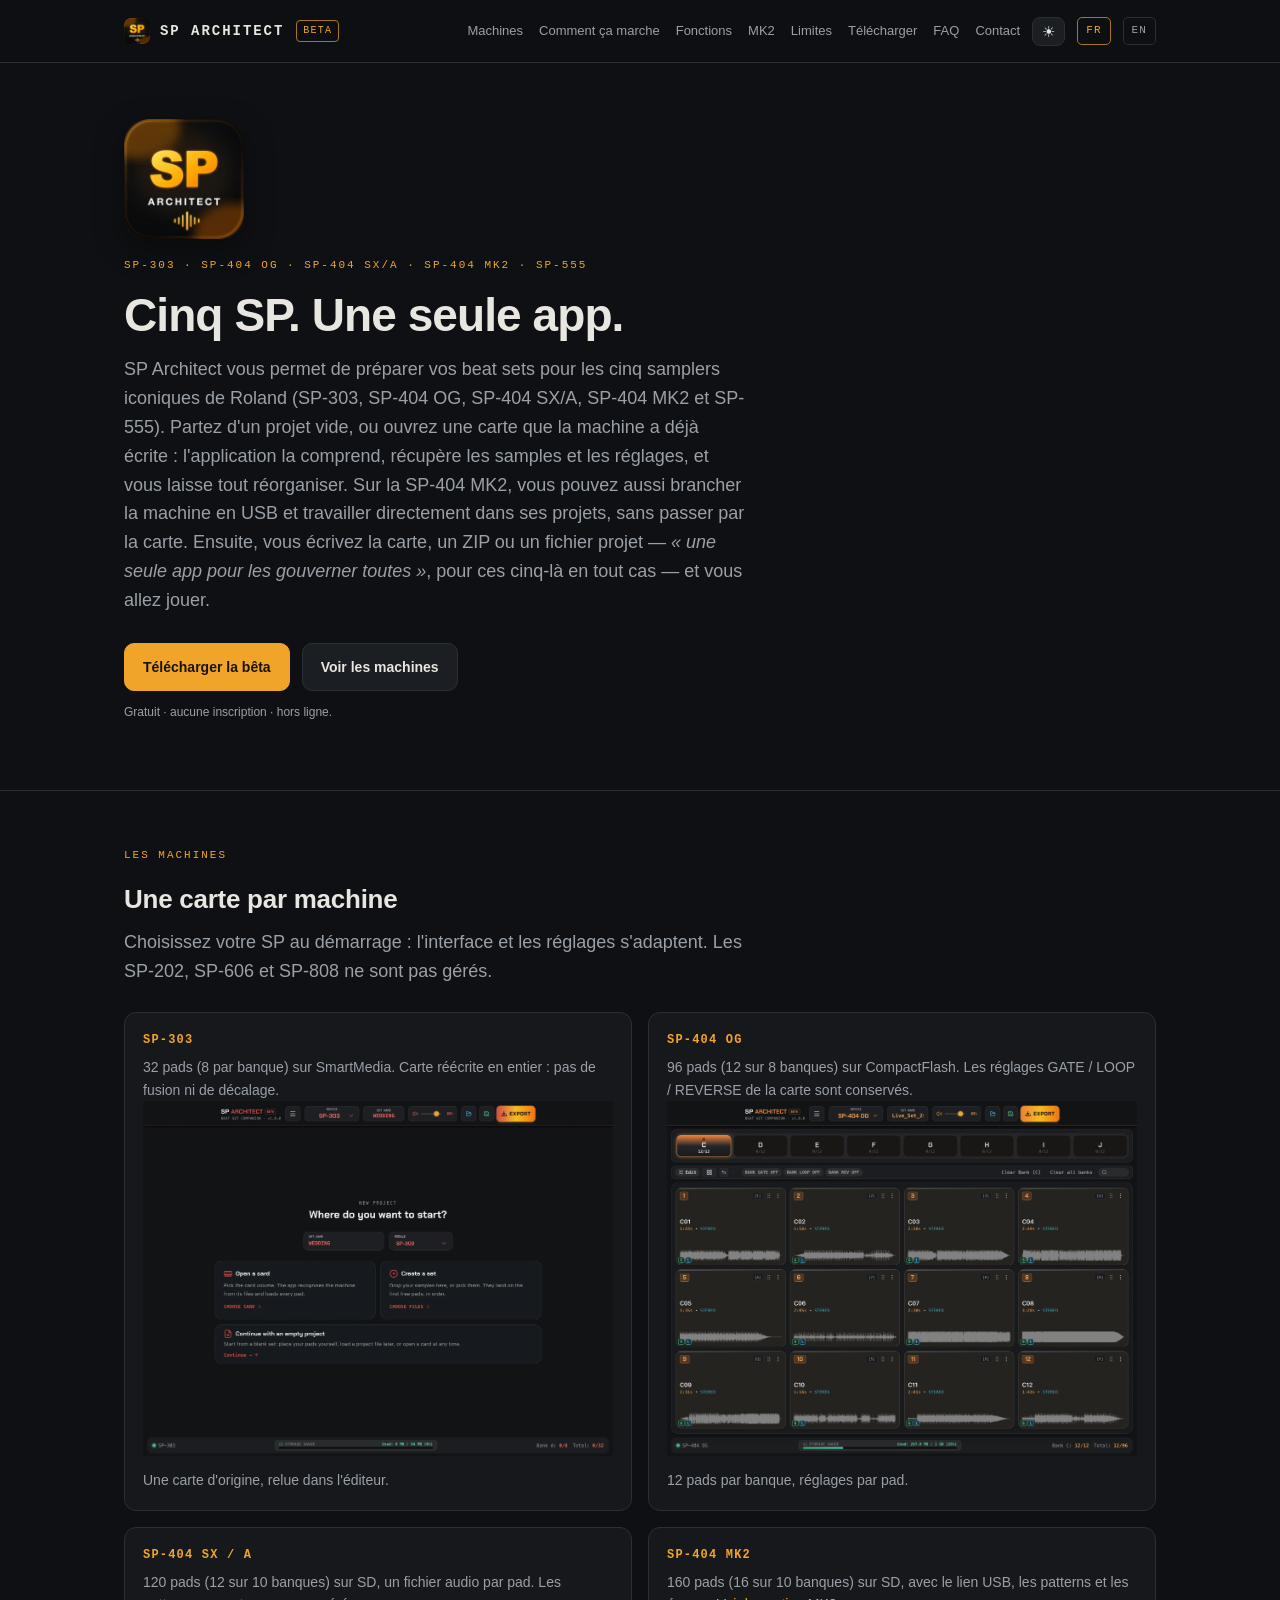
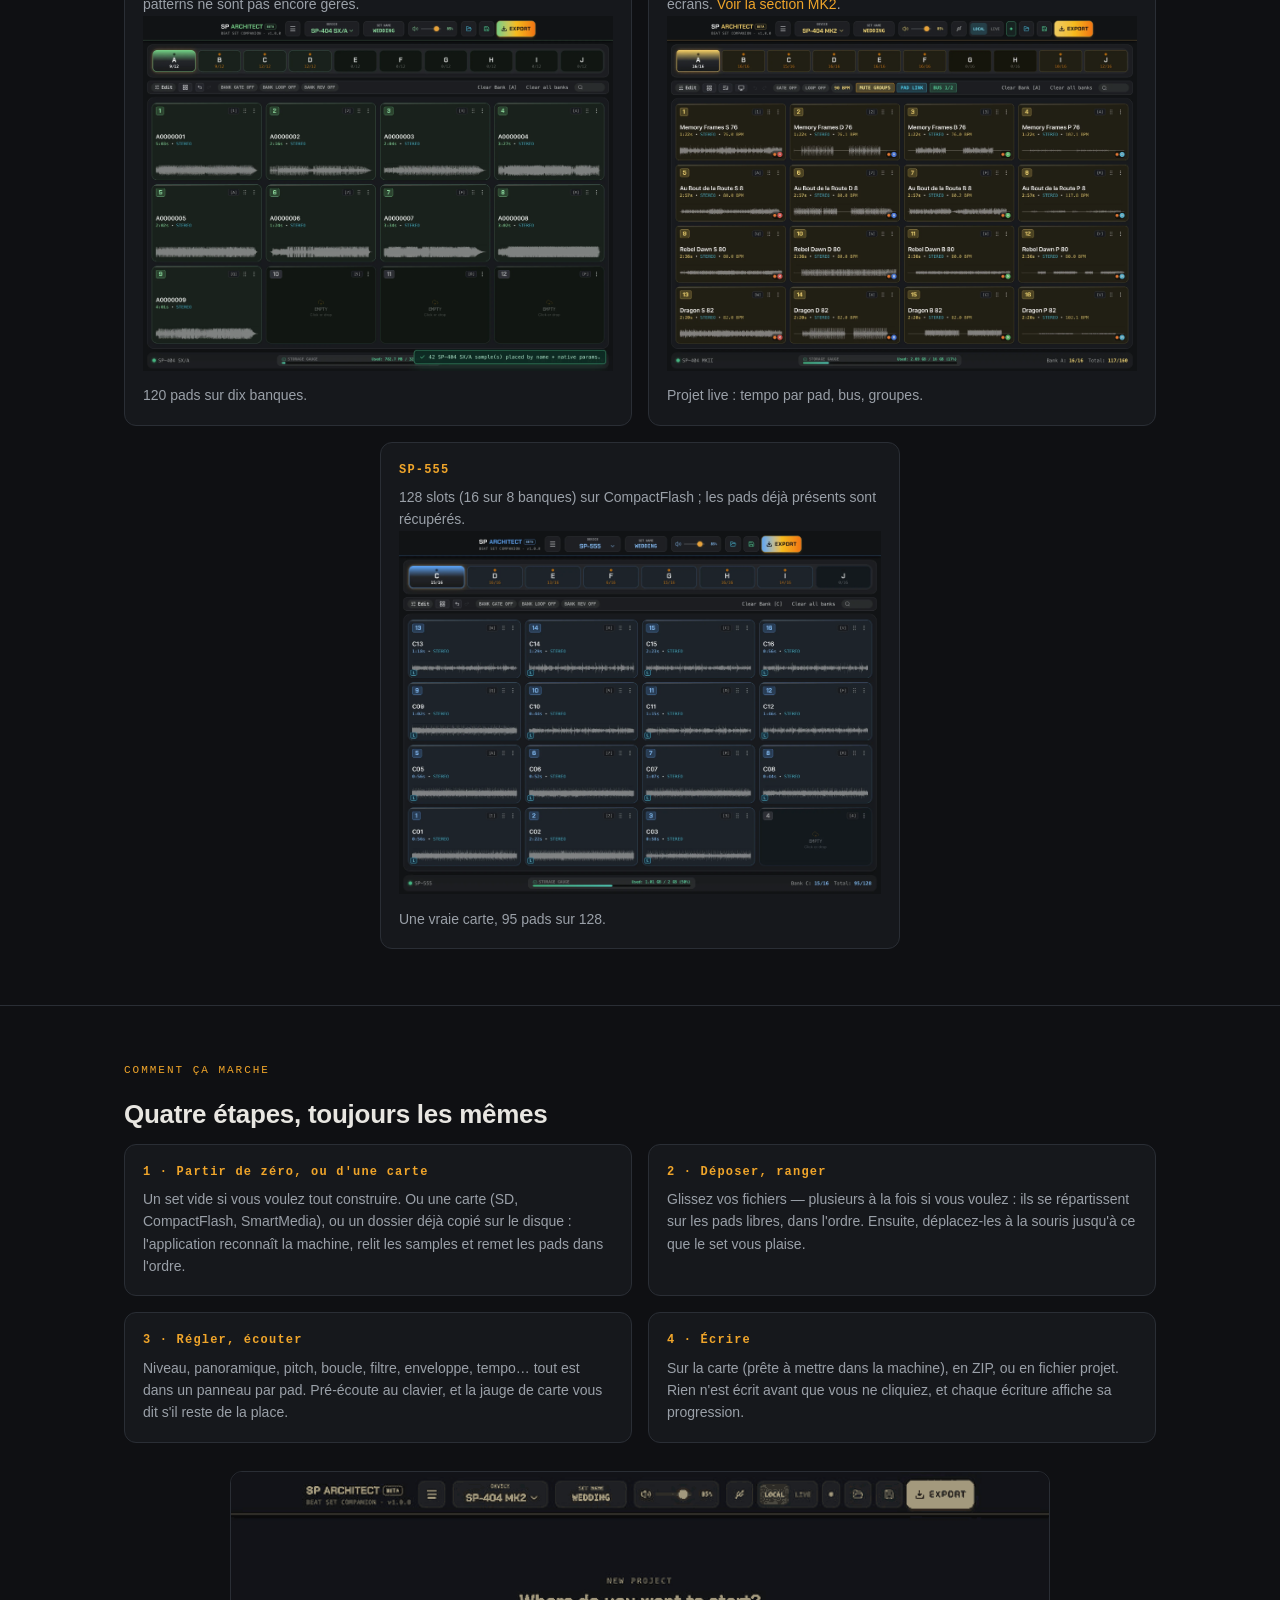
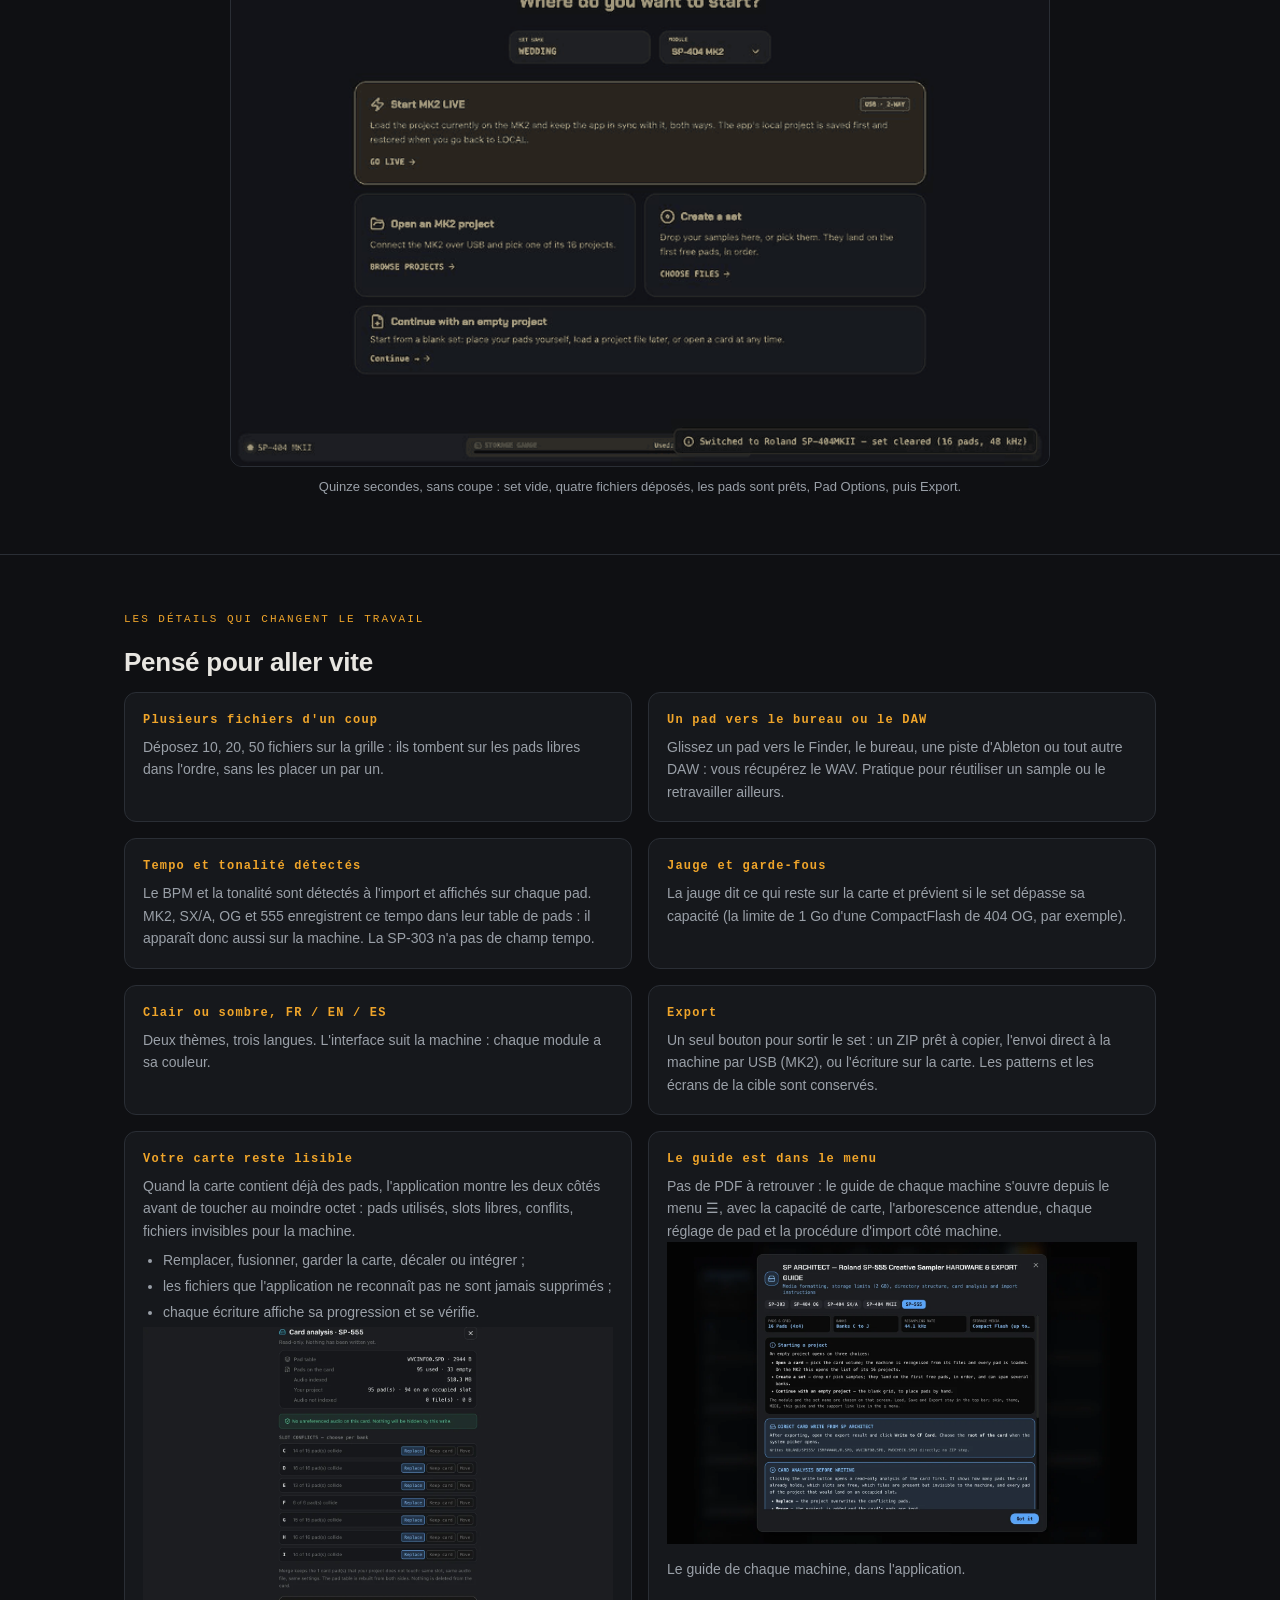
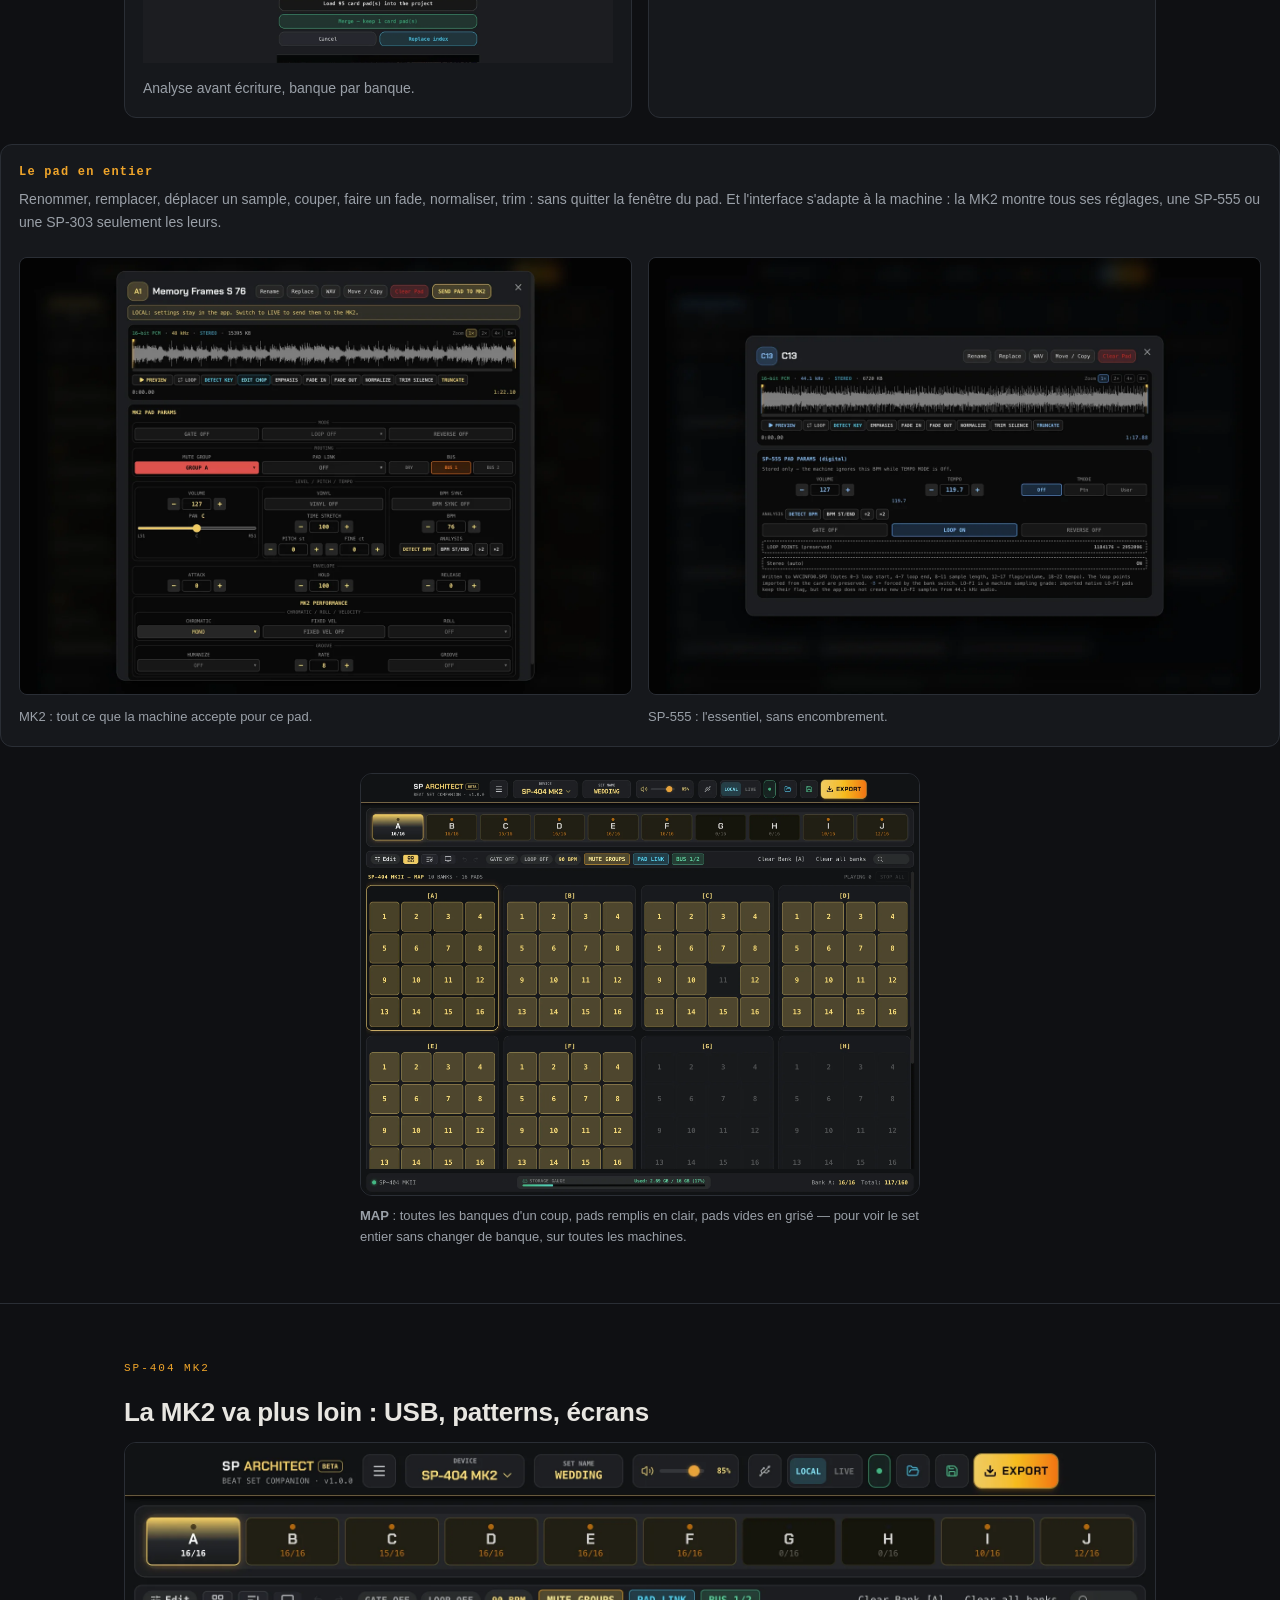
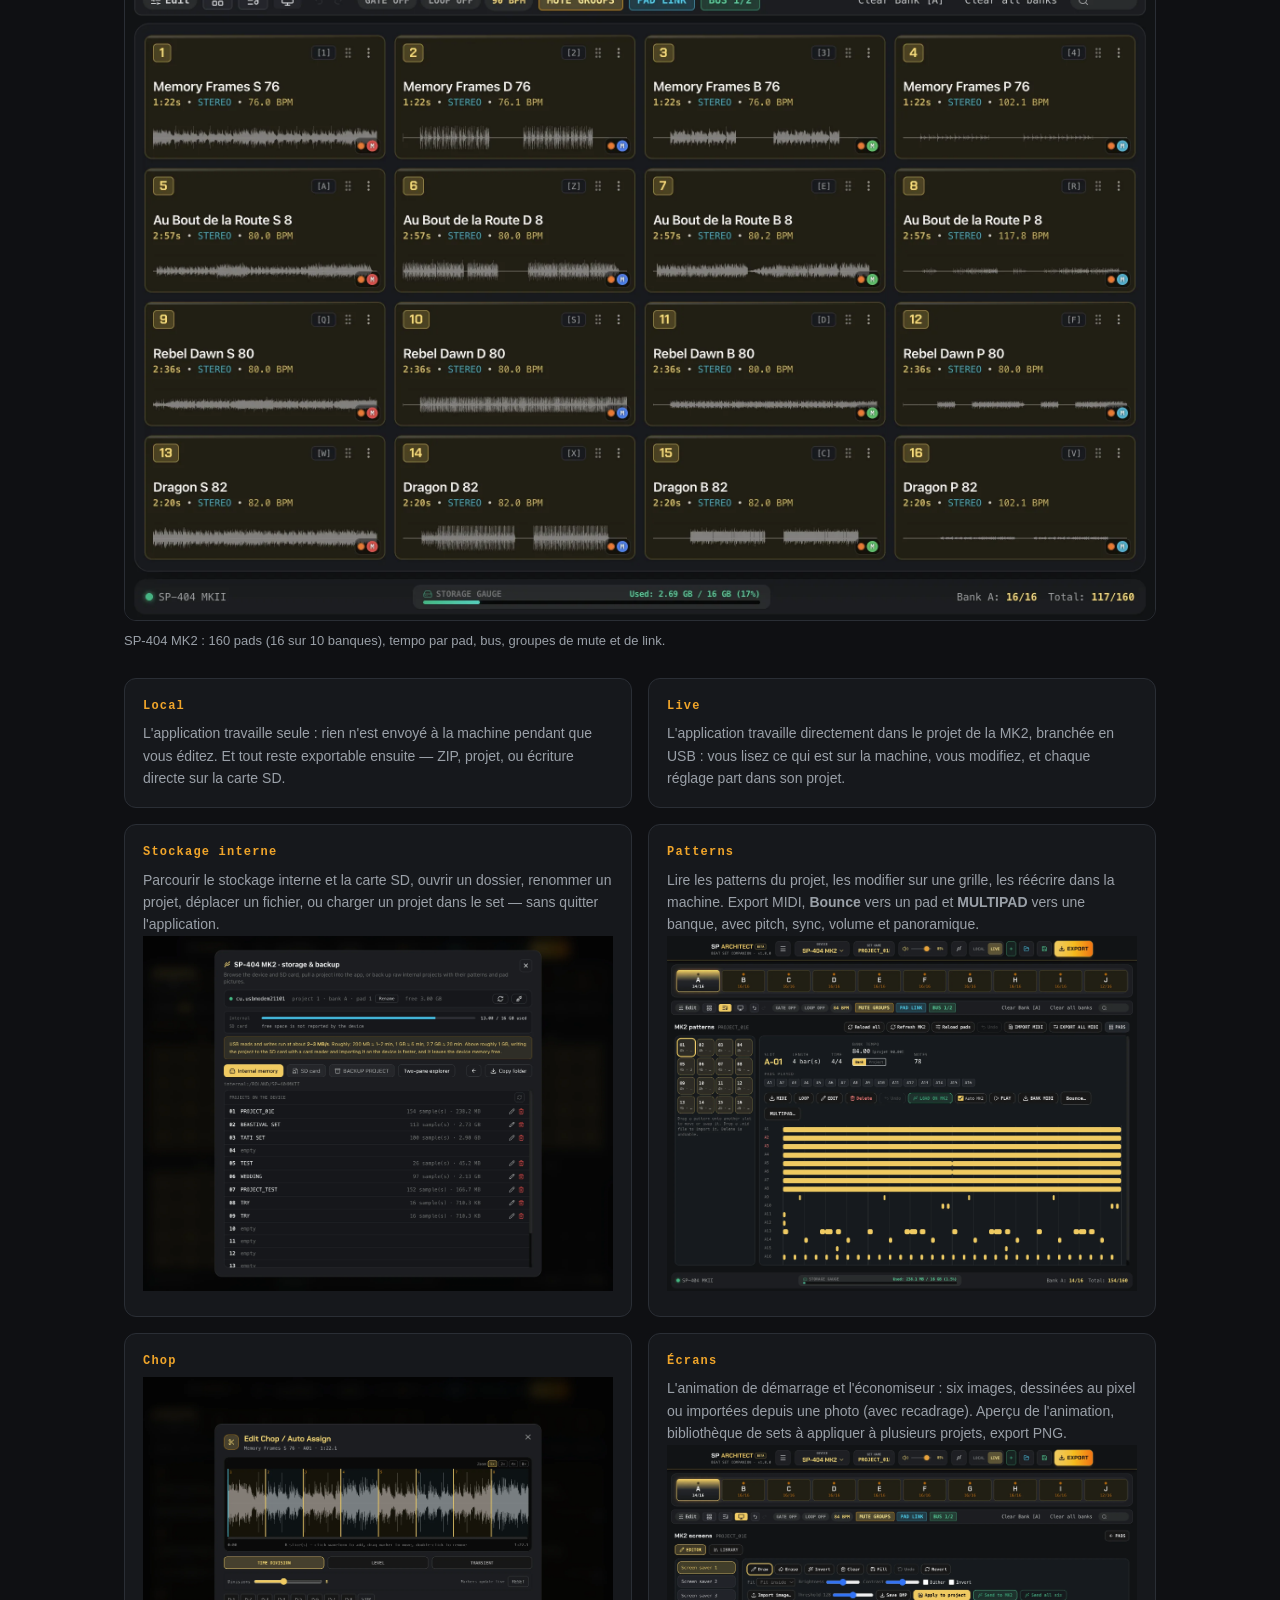
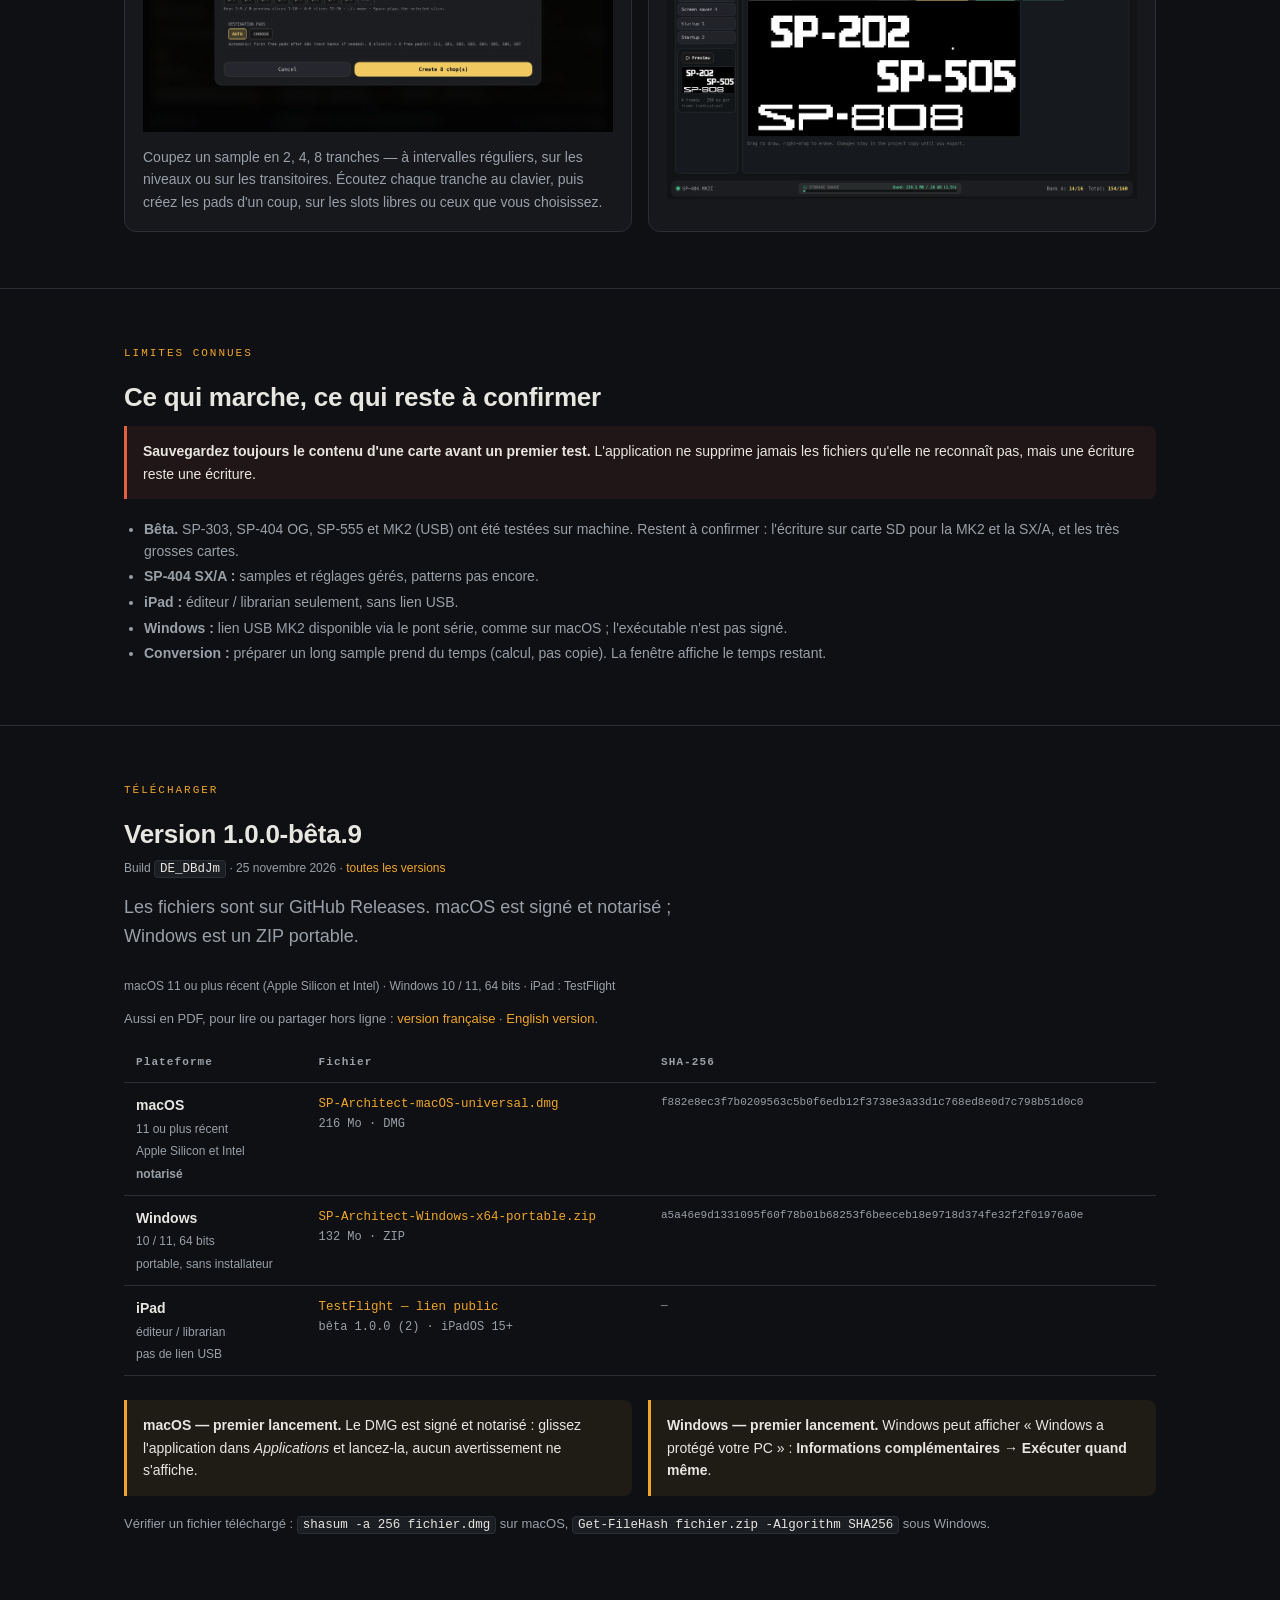
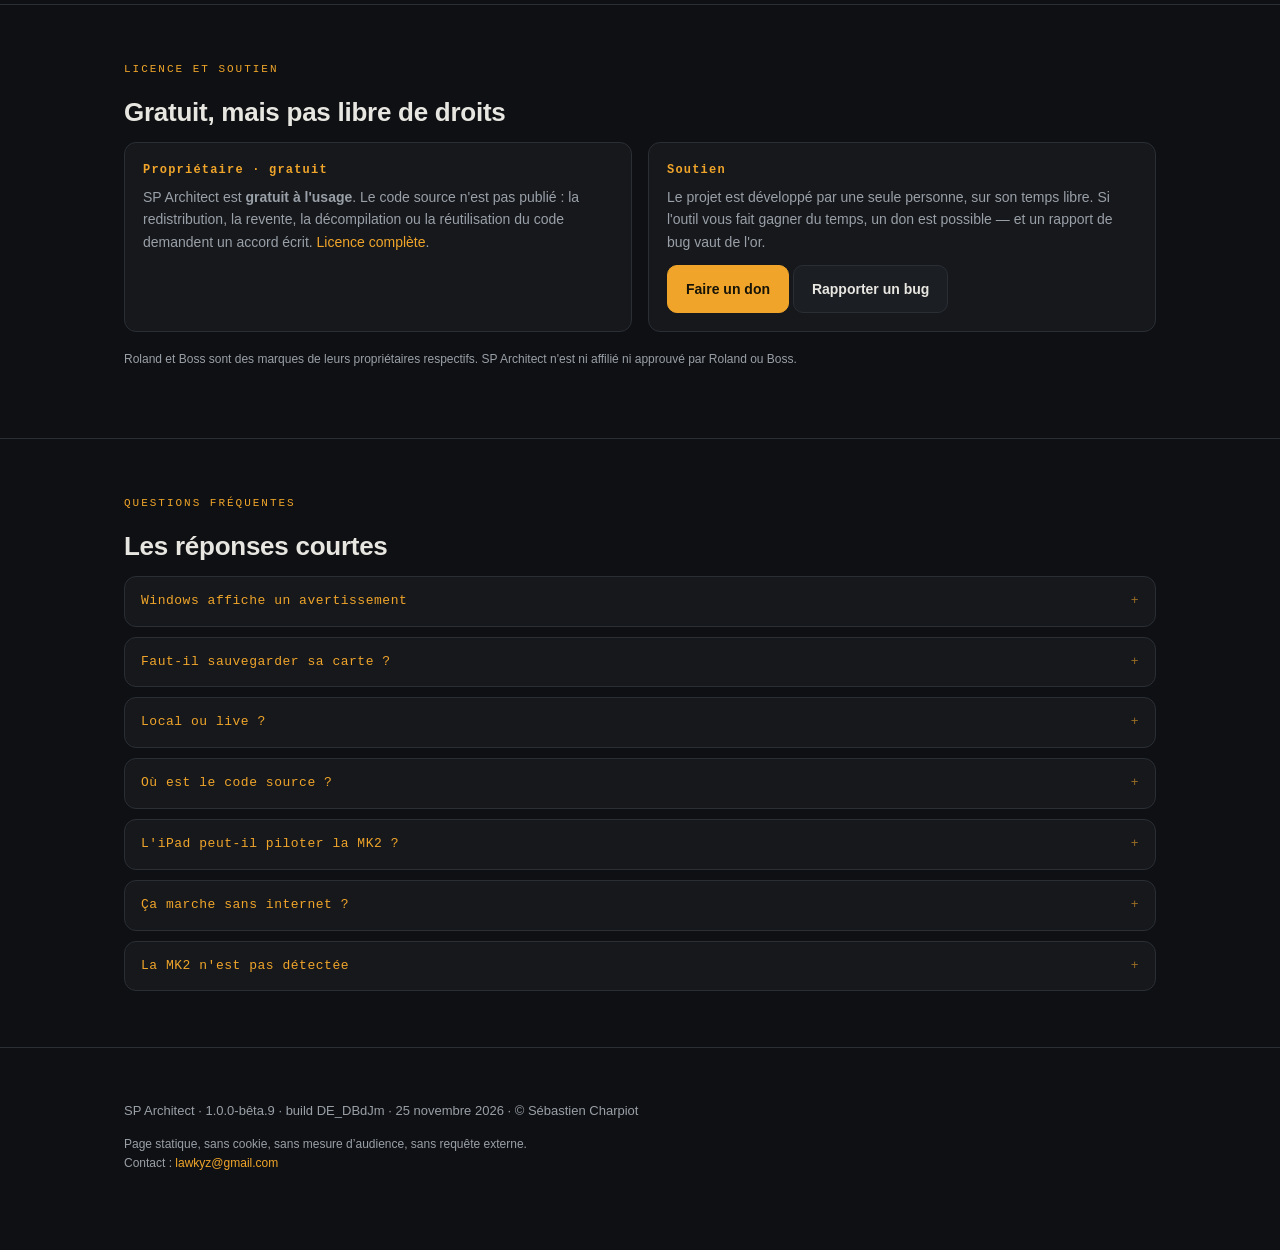
<file: index.html>
<!DOCTYPE html>
<html lang="fr">
<head>
<meta charset="utf-8">
<meta name="viewport" content="width=device-width, initial-scale=1">
<title>SP Architect — préparez vos beat sets pour SP-303, SP-404 OG, SX/A, MK2 et SP-555</title>
<link rel="alternate" hreflang="en" href="en.html">
<meta name="description" content="SP Architect prépare vos beat sets sur Mac et PC pour les cinq samplers Roland SP gérés (SP-303, SP-404 OG, SP-404 SX/A, SP-404 MK2, SP-555) : projet vide ou carte importée, import en lot, chop, BPM et tonalité, patterns et écrans MK2, export carte / ZIP / projet.">
<link rel="icon" type="image/png" sizes="32x32" href="img/favicon-32.webp">
<link rel="apple-touch-icon" href="img/apple-touch-icon.webp">
<meta property="og:type" content="website">
<meta property="og:site_name" content="SP Architect">
<meta property="og:locale" content="en_US">
<meta property="og:title" content="SP Architect — beat sets for the iconic SP samplers">
<meta property="og:description" content="SP Architect lets you prepare your beat sets for the five iconic Roland samplers (SP-303, SP-404 OG, SP-404 SX/A, SP-404 MK2 and SP-555). Start from a blank project, or open a card the machine already wrote: the app understands it, recovers the samples and settings, and lets you rearrange everything. On the SP-404 MK2 you can also plug the machine in over USB and work directly inside its projects, then write the card, a ZIP or a project file.">
<meta property="og:url" content="https://sound-sculpture.github.io/SP-Architect-releases/">
<meta property="og:image" content="https://sound-sculpture.github.io/SP-Architect-releases/img/og-en.webp">
<meta property="og:image:width" content="1200">
<meta property="og:image:height" content="630">
<meta name="twitter:card" content="summary_large_image">
<meta name="twitter:image" content="https://sound-sculpture.github.io/SP-Architect-releases/img/og-en.webp">
<link rel="stylesheet" href="style.css?v=6">
<script>try{var t=localStorage.getItem('spa-site-theme');if(t==='light'||t==='dark')document.documentElement.setAttribute('data-theme',t);}catch(e){}</script>
</head>
<body>

<header class="top">
  <div class="wrap">
    <span class="brand"><img class="brand-logo" src="img/logo-round.webp" alt="SP Architect" loading="lazy" decoding="async" width="1024" height="1024">SP ARCHITECT</span>
    <span class="badge">BETA</span>
    <span class="spacer"></span>
    <button class="nav-toggle" aria-expanded="false" aria-controls="top-nav" aria-label="Menu">☰</button>
    <nav class="top-links" id="top-nav">
      <a href="#machines">Machines</a>
      <a href="#flux">Comment ça marche</a>
      <a href="#plus">Fonctions</a>
      <a href="#mk2">MK2</a>
      <a href="#limites">Limites</a>
      <a href="#telecharger">Télécharger</a>
      <a href="#faq">FAQ</a>
      <a href="mailto:lawkyz@gmail.com">Contact</a>
    </nav>
    <button class="theme-toggle" type="button" aria-label="Thème">☀</button>
    <span class="lang on">FR</span>
    <a class="lang" href="en.html" hreflang="en" title="English version">EN</a>
  </div>
</header>

<section class="hero">
  <div class="wrap">
    <img class="logo" src="img/logo-round.webp" alt="Logo SP Architect" loading="lazy" decoding="async" width="1024" height="1024">
    <p class="kicker">SP-303 · SP-404 OG · SP-404 SX/A · SP-404 MK2 · SP-555</p>
    <h1>Cinq SP. Une seule app.</h1>
    <p class="lead">
      SP Architect vous permet de préparer vos beat sets pour les cinq samplers iconiques de Roland
      (SP-303, SP-404 OG, SP-404 SX/A, SP-404 MK2 et SP-555). Partez d'un projet vide, ou ouvrez
      une carte que la machine a déjà écrite : l'application la comprend, récupère les samples et
      les réglages, et vous laisse tout réorganiser. Sur la SP-404 MK2, vous pouvez aussi brancher
      la machine en USB et travailler directement dans ses projets, sans passer par la carte.
      Ensuite, vous écrivez la carte, un ZIP ou un
      fichier projet — <em>« une seule app pour les gouverner toutes »</em>, pour ces cinq-là en tout cas — et
      vous allez jouer.
    </p>
    <div class="cta">
      <a class="btn primary" href="#telecharger">Télécharger la bêta</a>
      <a class="btn" href="#machines">Voir les machines</a>
    </div>
    <p class="tiny">Gratuit · aucune inscription · hors ligne.</p>
  </section>

<section id="machines">
  <div class="wrap">
    <p class="kicker">LES MACHINES</p>
    <h2>Une carte par machine</h2>
    <p class="lead">Choisissez votre SP au démarrage : l'interface et les réglages s'adaptent. Les SP-202, SP-606 et SP-808 ne sont pas gérés.</p>
    <div class="grid g2">
      <div class="card">
        <h3>SP-303</h3>
        <p>32 pads (8 par banque) sur SmartMedia. Carte réécrite en entier : pas de fusion ni de décalage.</p>
        <a href="img/sp303-set.webp" target="_blank" rel="noopener"><img data-light="img/sp303-set.webp" data-dark="img/sp303-set-dark.webp" src="img/sp303-set.webp" alt="SP-303"></a>
        <p class="tiny">Une carte d'origine, relue dans l'éditeur.</p>
      </div>
      <div class="card">
        <h3>SP-404 OG</h3>
        <p>96 pads (12 sur 8 banques) sur CompactFlash. Les réglages GATE / LOOP / REVERSE de la carte sont conservés.</p>
        <a href="img/og-set.webp" target="_blank" rel="noopener"><img data-light="img/og-set.webp" data-dark="img/og-set-dark.webp" src="img/og-set.webp" alt="SP-404 OG"></a>
        <p class="tiny">12 pads par banque, réglages par pad.</p>
      </div>
      <div class="card">
        <h3>SP-404 SX / A</h3>
        <p>120 pads (12 sur 10 banques) sur SD, un fichier audio par pad. Les patterns ne sont pas encore gérés.</p>
        <a href="img/sxa-set.webp" target="_blank" rel="noopener"><img data-light="img/sxa-set.webp" data-dark="img/sxa-set-dark.webp" src="img/sxa-set.webp" alt="SP-404 SX / A"></a>
        <p class="tiny">120 pads sur dix banques.</p>
      </div>
      <div class="card">
        <h3>SP-404 MK2</h3>
        <p>160 pads (16 sur 10 banques) sur SD, avec le lien USB, les patterns et les écrans. <a href="#mk2">Voir la section MK2</a>.</p>
        <a href="img/mk2-set.webp" target="_blank" rel="noopener"><img data-light="img/mk2-set.webp" data-dark="img/mk2-set-dark.webp" src="img/mk2-set.webp" alt="SP-404 MK2"></a>
        <p class="tiny">Projet live : tempo par pad, bus, groupes.</p>
      </div>
      <div class="card center-last">
        <h3>SP-555</h3>
        <p>128 slots (16 sur 8 banques) sur CompactFlash ; les pads déjà présents sont récupérés.</p>
        <a href="img/sp555-set.webp" target="_blank" rel="noopener"><img data-light="img/sp555-set.webp" data-dark="img/sp555-set-dark.webp" src="img/sp555-set.webp" alt="SP-555"></a>
        <p class="tiny">Une vraie carte, 95 pads sur 128.</p>
      </div>
    </div>
  </div>
</section>

<section id="flux">
  <div class="wrap">
    <p class="kicker">COMMENT ÇA MARCHE</p>
    <h2>Quatre étapes, toujours les mêmes</h2>

    <div class="grid g2">
      <div class="card">
        <h3>1 · Partir de zéro, ou d'une carte</h3>
        <p>Un set vide si vous voulez tout construire. Ou une carte (SD, CompactFlash, SmartMedia),
        ou un dossier déjà copié sur le disque : l'application reconnaît la machine, relit les
        samples et remet les pads dans l'ordre.</p>
      </div>
      <div class="card">
        <h3>2 · Déposer, ranger</h3>
        <p>Glissez vos fichiers — plusieurs à la fois si vous voulez : ils se répartissent sur les
        pads libres, dans l'ordre. Ensuite, déplacez-les à la souris jusqu'à ce que le set vous
        plaise.</p>
      </div>
      <div class="card">
        <h3>3 · Régler, écouter</h3>
        <p>Niveau, panoramique, pitch, boucle, filtre, enveloppe, tempo… tout est dans un panneau par
        pad. Pré-écoute au clavier, et la jauge de carte vous dit s'il reste de la place.</p>
      </div>
      <div class="card">
        <h3>4 · Écrire</h3>
        <p>Sur la carte (prête à mettre dans la machine), en ZIP, ou en fichier projet. Rien n'est
        écrit avant que vous ne cliquiez, et chaque écriture affiche sa progression.</p>
      </div>
    </div>

    <figure class="demo" style="margin-top:28px">
      <a href="img/demo.gif" target="_blank" rel="noopener"><img src="img/demo.gif" alt="Démonstration : set vide, quatre fichiers déposés, pads prêts" loading="lazy" decoding="async" width="820" height="596"></a>
      <figcaption>Quinze secondes, sans coupe : set vide, quatre fichiers déposés, les pads sont prêts, Pad Options, puis Export.</figcaption>
    </figure>
  </div>
</section>

<section id="plus">
  <div class="wrap">
    <p class="kicker">LES DÉTAILS QUI CHANGENT LE TRAVAIL</p>
    <h2>Pensé pour aller vite</h2>

    <div class="grid g2">
      <div class="card">
        <h3>Plusieurs fichiers d'un coup</h3>
        <p>Déposez 10, 20, 50 fichiers sur la grille : ils tombent sur les pads libres dans l'ordre,
        sans les placer un par un.</p>
      </div>
      <div class="card">
        <h3>Un pad vers le bureau ou le DAW</h3>
        <p>Glissez un pad vers le Finder, le bureau, une piste d'Ableton ou tout autre DAW : vous
        récupérez le WAV. Pratique pour réutiliser un sample ou le retravailler ailleurs.</p>
      </div>
      <div class="card">
        <h3>Tempo et tonalité détectés</h3>
        <p>Le BPM et la tonalité sont détectés à l'import et affichés sur chaque pad. MK2, SX/A, OG et 555 enregistrent ce tempo dans leur table de pads : il apparaît donc aussi sur la machine. La SP-303 n'a pas de champ tempo.</p>
      </div>
      <div class="card">
        <h3>Jauge et garde-fous</h3>
        <p>La jauge dit ce qui reste sur la carte et prévient si le set dépasse sa capacité (la
        limite de 1 Go d'une CompactFlash de 404 OG, par exemple).</p>
      </div>
      <div class="card">
        <h3>Clair ou sombre, FR / EN / ES</h3>
        <p>Deux thèmes, trois langues. L'interface suit la machine : chaque module a sa couleur.</p>
      </div>
<div class="card">
        <h3>Export</h3>
        <p>Un seul bouton pour sortir le set : un ZIP prêt à copier, l'envoi direct à la machine par
        USB (MK2), ou l'écriture sur la carte. Les patterns et les écrans de la cible sont conservés.</p>
      </div>
          <div class="card" id="analyse">
        <h3>Votre carte reste lisible</h3>
        <p>Quand la carte contient déjà des pads, l'application montre les deux côtés avant de toucher au moindre octet : pads utilisés, slots libres, conflits, fichiers invisibles pour la machine.</p>
        <ul class="clean">
          <li>Remplacer, fusionner, garder la carte, décaler ou intégrer ;</li>
          <li>les fichiers que l'application ne reconnaît pas ne sont jamais supprimés ;</li>
          <li>chaque écriture affiche sa progression et se vérifie.</li>
        </ul>
        <a href="img/05-analyse-carte.webp" target="_blank" rel="noopener"><img data-light="img/05-analyse-carte.webp" data-dark="img/05-analyse-carte-dark.webp" src="img/05-analyse-carte.webp" alt="Analyse d'une carte avant écriture"></a>
        <p class="tiny">Analyse avant écriture, banque par banque.</p>
      </div>
      <div class="card">
        <h3>Le guide est dans le menu</h3>
        <p>Pas de PDF à retrouver : le guide de chaque machine s'ouvre depuis le menu ☰, avec la capacité de carte, l'arborescence attendue, chaque réglage de pad et la procédure d'import côté machine.</p>
        <a href="img/06-guide.webp" target="_blank" rel="noopener"><img data-light="img/06-guide.webp" data-dark="img/06-guide-dark.webp" src="img/06-guide.webp" alt="Guide matériel intégré à l'application"></a>
        <p class="tiny">Le guide de chaque machine, dans l'application.</p>
      </div>
</div>
    </div>
    <div class="card feature" style="margin-top:26px">
      <h3>Le pad en entier</h3>
      <p>Renommer, remplacer, déplacer un sample, couper, faire un fade, normaliser, trim : sans
      quitter la fenêtre du pad. Et l'interface s'adapte à la machine : la MK2 montre tous ses
      réglages, une SP-555 ou une SP-303 seulement les leurs.</p>
      <div class="grid g2" style="margin-top:14px">
        <figure><a href="img/pad-options.webp" target="_blank" rel="noopener"><img data-light="img/pad-options.webp" data-dark="img/pad-options-dark.webp" src="img/pad-options.webp" alt="Pad Options MK2" loading="lazy" decoding="async" width="1620" height="1590"></a><figcaption>MK2 : tout ce que la machine accepte pour ce pad.</figcaption></figure>
        <figure><a href="img/pad-options-555.webp" target="_blank" rel="noopener"><img data-light="img/pad-options-555.webp" data-dark="img/pad-options-555-dark.webp" src="img/pad-options-555.webp" alt="Pad Options SP-555" loading="lazy" decoding="async" width="1620" height="1094"></a><figcaption>SP-555 : l'essentiel, sans encombrement.</figcaption></figure>
      </div>
    </div>

    <figure class="map" style="margin:26px auto 0;max-width:560px">
      <a href="img/map.webp" target="_blank" rel="noopener"><img data-light="img/map.webp" data-dark="img/map-dark.webp" src="img/map.webp" alt="Vue MAP : toutes les banques affichées d'un coup" loading="lazy" decoding="async" width="2200" height="1600"></a>
      <figcaption><strong>MAP</strong> : toutes les banques d'un coup, pads remplis en clair, pads vides en grisé — pour voir le set entier sans changer de banque, sur toutes les machines.</figcaption>
    </figure>
  </div>
</section>

<section id="mk2">
  <div class="wrap">
    <p class="kicker">SP-404 MK2</p>
    <h2>La MK2 va plus loin : USB, patterns, écrans</h2>

    <figure style="margin-bottom:26px">
      <a href="img/mk2-set.webp" target="_blank" rel="noopener"><img data-light="img/mk2-set.webp" data-dark="img/mk2-set-dark.webp" src="img/mk2-set.webp" alt="SP-404 MK2 : projet live, tempo par pad, bus et groupes" loading="lazy" decoding="async" width="2212" height="1670"></a>
      <figcaption>SP-404 MK2 : 160 pads (16 sur 10 banques), tempo par pad, bus, groupes de mute et de link.</figcaption>
    </figure>

    <div class="grid g2">
      <div class="card">
        <h3>Local</h3>
        <p>L'application travaille seule : rien n'est envoyé à la machine pendant que vous éditez.
        Et tout reste exportable ensuite — ZIP, projet, ou écriture directe sur la carte SD.</p>
      </div>
      <div class="card">
        <h3>Live</h3>
        <p>L'application travaille directement dans le projet de la MK2, branchée en USB : vous
        lisez ce qui est sur la machine, vous modifiez, et chaque réglage part dans son projet.</p>
      </div>
      <div class="card">
        <h3>Stockage interne</h3>
        <p>Parcourir le stockage interne et la carte SD, ouvrir un dossier, renommer un projet,
        déplacer un fichier, ou charger un projet dans le set — sans quitter l'application.</p>
        <a href="img/mk2-storage.webp" target="_blank" rel="noopener"><img data-light="img/mk2-storage.webp" data-dark="img/mk2-storage-dark.webp" src="img/mk2-storage.webp" alt="Fenêtre de stockage USB : les 16 projets de la MK2" loading="lazy" decoding="async" width="2212" height="1670"></a>
      </div>
      <div class="card">
        <h3>Patterns</h3>
        <p>Lire les patterns du projet, les modifier sur une grille, les réécrire dans la machine.
        Export MIDI, <strong>Bounce</strong> vers un pad et <strong>MULTIPAD</strong> vers une
        banque, avec pitch, sync, volume et panoramique.</p>
        <a href="img/mk2-patterns.webp" target="_blank" rel="noopener"><img data-light="img/mk2-patterns.webp" data-dark="img/mk2-patterns-dark.webp" src="img/mk2-patterns.webp" alt="Éditeur de patterns MK2" loading="lazy" decoding="async" width="2212" height="1670"></a>
      </div>
<div class="card">
        <h3>Chop</h3>
        <a href="img/chop.webp" target="_blank" rel="noopener"><img data-light="img/chop.webp" data-dark="img/chop-dark.webp" src="img/chop.webp" alt="Fenêtre Edit Chop : huit tranches et leurs pads de destination" loading="lazy" decoding="async" width="1556" height="1251"></a>
        <p>Coupez un sample en 2, 4, 8 tranches — à intervalles réguliers, sur les niveaux ou sur les
        transitoires. Écoutez chaque tranche au clavier, puis créez les pads d'un coup, sur les slots
        libres ou ceux que vous choisissez.</p>
      </div>
      <div class="card">
        <h3>Écrans</h3>
        <p>L'animation de démarrage et l'économiseur : six images, dessinées au pixel ou importées
        depuis une photo (avec recadrage). Aperçu de l'animation, bibliothèque de sets à appliquer
        à plusieurs projets, export PNG.</p>
        <a href="img/mk2-screens.webp" target="_blank" rel="noopener"><img data-light="img/mk2-screens.webp" data-dark="img/mk2-screens-dark.webp" src="img/mk2-screens.webp" alt="Éditeur d'écrans MK2" loading="lazy" decoding="async" width="2212" height="1670"></a>
      </div>
    </div>


  </div>
</section>

<section id="limites">
  <div class="wrap">
    <p class="kicker">LIMITES CONNUES</p>
    <h2>Ce qui marche, ce qui reste à confirmer</h2>
    <div class="note warn" style="margin-bottom:20px">
      <p><strong>Sauvegardez toujours le contenu d'une carte avant un premier test.</strong>
      L'application ne supprime jamais les fichiers qu'elle ne reconnaît pas, mais une écriture reste une écriture.</p>
    </div>
    <ul class="clean">
      <li><strong>Bêta.</strong> SP-303, SP-404 OG, SP-555 et MK2 (USB) ont été testées sur machine. Restent à confirmer : l'écriture sur carte SD pour la MK2 et la SX/A, et les très grosses cartes.</li>
      <li><strong>SP-404 SX/A :</strong> samples et réglages gérés, patterns pas encore.</li>
      <li><strong>iPad :</strong> éditeur / librarian seulement, sans lien USB.</li>
      <li><strong>Windows :</strong> lien USB MK2 disponible via le pont série, comme sur macOS ; l'exécutable n'est pas signé.</li>
      <li><strong>Conversion :</strong> préparer un long sample prend du temps (calcul, pas copie). La fenêtre affiche le temps restant.</li>
    </ul>
  </div>
</section>

<section id="telecharger">
  <div class="wrap">
    <p class="kicker">TÉLÉCHARGER</p>
    <h2>Version 1.0.0-bêta.9</h2>
    <p class="tiny" style="margin:-4px 0 14px">Build <code>DE_DBdJm</code> · 25 novembre 2026 · <a href="https://github.com/sound-sculpture/SP-Architect-releases/releases/latest">toutes les versions</a></p>
    <p class="lead">Les fichiers sont sur GitHub Releases. macOS est signé et notarisé ; Windows est un ZIP portable.</p>
    <p class="tiny">macOS 11 ou plus récent (Apple Silicon et Intel) · Windows 10 / 11, 64 bits · iPad : TestFlight</p>
    <p class="small">Aussi en PDF, pour lire ou partager hors ligne :
      <a href="SP-Architect-beta9-FR.pdf">version française</a> ·
      <a href="SP-Architect-beta9-EN.pdf">English version</a>.</p>

    <table>
      <thead>
        <tr><th>Plateforme</th><th>Fichier</th><th>SHA-256</th></tr>
      </thead>
      <tbody>
        <tr>
          <td><strong>macOS</strong><br><span class="tiny">11 ou plus récent<br>Apple Silicon et Intel<br><strong>notarisé</strong></span></td>
          <td class="mono"><a href="https://github.com/sound-sculpture/SP-Architect-releases/releases/download/v1.0.0-beta.9/SP-Architect-macOS-universal.dmg">SP-Architect-macOS-universal.dmg</a><br><span class="tiny">216 Mo · DMG</span></td>
          <td class="hash">f882e8ec3f7b0209563c5b0f6edb12f3738e3a33d1c768ed8e0d7c798b51d0c0</td>
        </tr>
        <tr>
          <td><strong>Windows</strong><br><span class="tiny">10 / 11, 64 bits<br>portable, sans installateur</span></td>
          <td class="mono"><a href="https://github.com/sound-sculpture/SP-Architect-releases/releases/download/v1.0.0-beta.9/SP-Architect-Windows-x64-portable.zip">SP-Architect-Windows-x64-portable.zip</a><br><span class="tiny">132 Mo · ZIP</span></td>
          <td class="hash">a5a46e9d1331095f60f78b01b68253f6beeceb18e9718d374fe32f2f01976a0e</td>
        </tr>
        <tr>
          <td><strong>iPad</strong><br><span class="tiny">éditeur / librarian<br>pas de lien USB</span></td>
          <td class="mono"><a href="https://testflight.apple.com/join/wR1hwmby">TestFlight — lien public</a><br><span class="tiny">bêta 1.0.0 (2) · iPadOS 15+</span></td>
          <td class="hash">—</td>
        </tr>
      </tbody>
    </table>

    <div class="grid g2" style="margin-top:24px">
      <div class="note">
        <p><strong>macOS — premier lancement.</strong> Le DMG est signé et notarisé : glissez
        l'application dans <em>Applications</em> et lancez-la, aucun avertissement ne s'affiche.</p>
      </div>
      <div class="note">
        <p><strong>Windows — premier lancement.</strong> Windows peut afficher « Windows a protégé
        votre PC » : <strong>Informations complémentaires</strong> → <strong>Exécuter quand même</strong>.</p>
      </div>
    </div>

    <p class="small" style="margin-top:18px">
      Vérifier un fichier téléchargé : <code>shasum -a 256 fichier.dmg</code> sur macOS,
      <code>Get-FileHash fichier.zip -Algorithm SHA256</code> sous Windows.
    </p>
  </div>
</section>

<section id="licence">
  <div class="wrap">
    <p class="kicker">LICENCE ET SOUTIEN</p>
    <h2>Gratuit, mais pas libre de droits</h2>
    <div class="grid g2">
      <div class="card">
        <h3>Propriétaire · gratuit</h3>
        <p>
          SP Architect est <strong>gratuit à l'usage</strong>. Le code source n'est pas publié :
          la redistribution, la revente, la décompilation ou la réutilisation du code demandent un
          accord écrit. <a href="https://github.com/sound-sculpture/SP-Architect-releases/blob/main/LICENSE.md">Licence complète</a>.
        </p>
      </div>
      <div class="card">
        <h3>Soutien</h3>
        <p>
          Le projet est développé par une seule personne, sur son temps libre. Si l'outil vous fait
          gagner du temps, un don est possible — et un rapport de bug vaut de l'or.
        </p>
        <p style="margin-top:12px">
          <a class="btn primary" href="https://www.paypal.com/paypalme/lawkyz" rel="noopener">Faire un don</a>
          <a class="btn" href="https://github.com/sound-sculpture/SP-Architect-releases/issues">Rapporter un bug</a>
        </p>
      </div>
    </div>
    <p class="tiny" style="margin-top:18px">
      Roland et Boss sont des marques de leurs propriétaires respectifs. SP Architect n'est ni affilié
      ni approuvé par Roland ou Boss.
    </p>
  </div>
</section>

<section id="faq">
  <div class="wrap">
    <p class="kicker">QUESTIONS FRÉQUENTES</p>
    <h2>Les réponses courtes</h2>
    <div class="faq">
      <details>
        <summary>Windows affiche un avertissement</summary>
        <p>C'est normal : l'application n'a pas de certificat éditeur. Cliquez sur
        <strong>Informations complémentaires</strong> → <strong>Exécuter quand même</strong>.</p>
      </details>
      <details>
        <summary>Faut-il sauvegarder sa carte ?</summary>
        <p>Oui, toujours, avant un premier test. L'application ne supprime jamais ce qu'elle ne
        reconnaît pas, mais une écriture reste une écriture.</p>
      </details>
      <details>
        <summary>Local ou live ?</summary>
        <p><strong>Local</strong> : l'app travaille seule, puis vous exportez (carte, ZIP, projet).<br>
        <strong>Live</strong> : elle travaille directement dans le projet de la MK2, branchée en USB.</p>
      </details>
      <details>
        <summary>Où est le code source ?</summary>
        <p>Il n'est pas publié. L'application est gratuite à l'usage, en binaire ;
        la redistribution ou la réutilisation du code demandent un accord écrit.</p>
      </details>
      <details>
        <summary>L'iPad peut-il piloter la MK2 ?</summary>
        <p>Non : iPadOS ne donne pas accès au port série. L'iPad sert d'éditeur et de librarian,
        sans lien USB.</p>
      </details>
      <details>
        <summary>Ça marche sans internet ?</summary>
        <p>Oui, entièrement. Aucun compte, aucun serveur, aucune mesure d'audience.</p>
      </details>
      <details>
        <summary>La MK2 n'est pas détectée</summary>
        <p>Ferme les autres instances de SP Architect : une seule peut tenir le port USB
        (<code>/dev/cu.usbmodem…</code>). Vérifie aussi le câble et que la machine est allumée.</p>
      </details>
    </div>
  </div>
</section>

<footer>
  <div class="wrap">
    <p>SP Architect · 1.0.0-bêta.9 · build DE_DBdJm · 25 novembre 2026 · © Sébastien Charpiot</p>
    <p class="tiny">Page statique, sans cookie, sans mesure d’audience, sans requête externe.<br>Contact : <a href="mailto:lawkyz@gmail.com">lawkyz@gmail.com</a></p>
  </div>
</footer>


<script>
(function () {
  var t = document.querySelector('.nav-toggle');
  var n = document.getElementById('top-nav');
  if (!t || !n) return;
  t.addEventListener('click', function () {
    var open = n.classList.toggle('open');
    t.setAttribute('aria-expanded', open ? 'true' : 'false');
  });
  n.addEventListener('click', function (e) {
    if (e.target.tagName === 'A') {
      n.classList.remove('open');
      t.setAttribute('aria-expanded', 'false');
    }
  });
})();
</script>

<script>
(function () {
  var box = document.createElement('div');
  box.className = 'lightbox';
  box.setAttribute('role', 'dialog');
  box.setAttribute('aria-modal', 'true');
  box.setAttribute('aria-label', 'Image');
  box.innerHTML = '<button class="lightbox-close" aria-label="Fermer">×</button><img alt="">';
  document.body.appendChild(box);
  var img = box.querySelector('img');
  var closeBtn = box.querySelector('.lightbox-close');
  var lastFocus = null;

  function close() {
    box.classList.remove('open');
    document.body.classList.remove('lb-open');
    img.removeAttribute('src');
    if (lastFocus) lastFocus.focus();
  }
  function open(href, alt) {
    lastFocus = document.activeElement;
    img.src = href;
    img.alt = alt || '';
    box.classList.add('open');
    document.body.classList.add('lb-open');
    closeBtn.focus();
  }

  document.addEventListener('click', function (e) {
    var a = e.target.closest ? e.target.closest('a[href^="img/"]') : null;
    if (!a) return;
    // only plain left clicks
    if (e.metaKey || e.ctrlKey || e.shiftKey || e.altKey || e.button !== 0) return;
    e.preventDefault();
    var inner = a.querySelector('img');
    open(a.getAttribute('href'), inner ? inner.alt : '');
  });

  box.addEventListener('click', function (e) {
    if (e.target === box) close();
  });
  closeBtn.addEventListener('click', close);
  document.addEventListener('keydown', function (e) {
    if (e.key === 'Escape' && box.classList.contains('open')) close();
  });
})();
</script>

<script>
(function () {
  var root = document.documentElement;
  var saved = null;
  try { saved = localStorage.getItem('spa-site-theme'); } catch (e) {}
  if (saved === 'light' || saved === 'dark') root.setAttribute('data-theme', saved);
  var btn = document.querySelector('.theme-toggle');
  if (!btn) return;
  function applyImages() {
    var dark = root.getAttribute('data-theme') !== 'light';
    var list = document.querySelectorAll('img[data-dark]');
    for (var i = 0; i < list.length; i++) {
      var el = list[i];
      var want = dark ? el.getAttribute('data-dark') : el.getAttribute('data-light');
      if (!el.dataset.fallback) {
        el.dataset.fallback = '1';
        el.addEventListener('error', function () {
          var l = this.getAttribute('data-light');
          if (l && this.getAttribute('src') !== l) this.setAttribute('src', l);
        });
      }
      if (el.getAttribute('src') !== want) el.setAttribute('src', want);
    }
  }
  function sync() {
    applyImages();
    var dark = root.getAttribute('data-theme') !== 'light';
    btn.textContent = dark ? '☀' : '☾';
    btn.setAttribute('aria-label', dark ? 'Passer en mode clair' : 'Passer en mode sombre');
    btn.setAttribute('title', btn.getAttribute('aria-label'));
    btn.setAttribute('aria-pressed', dark ? 'true' : 'false');
  }
  btn.addEventListener('click', function () {
    var dark = root.getAttribute('data-theme') !== 'light';
    var next = dark ? 'light' : 'dark';
    root.setAttribute('data-theme', next);
    try { localStorage.setItem('spa-site-theme', next); } catch (e) {}
    sync();
  });
  sync();
})();
</script>
</body>
</html>
</file>
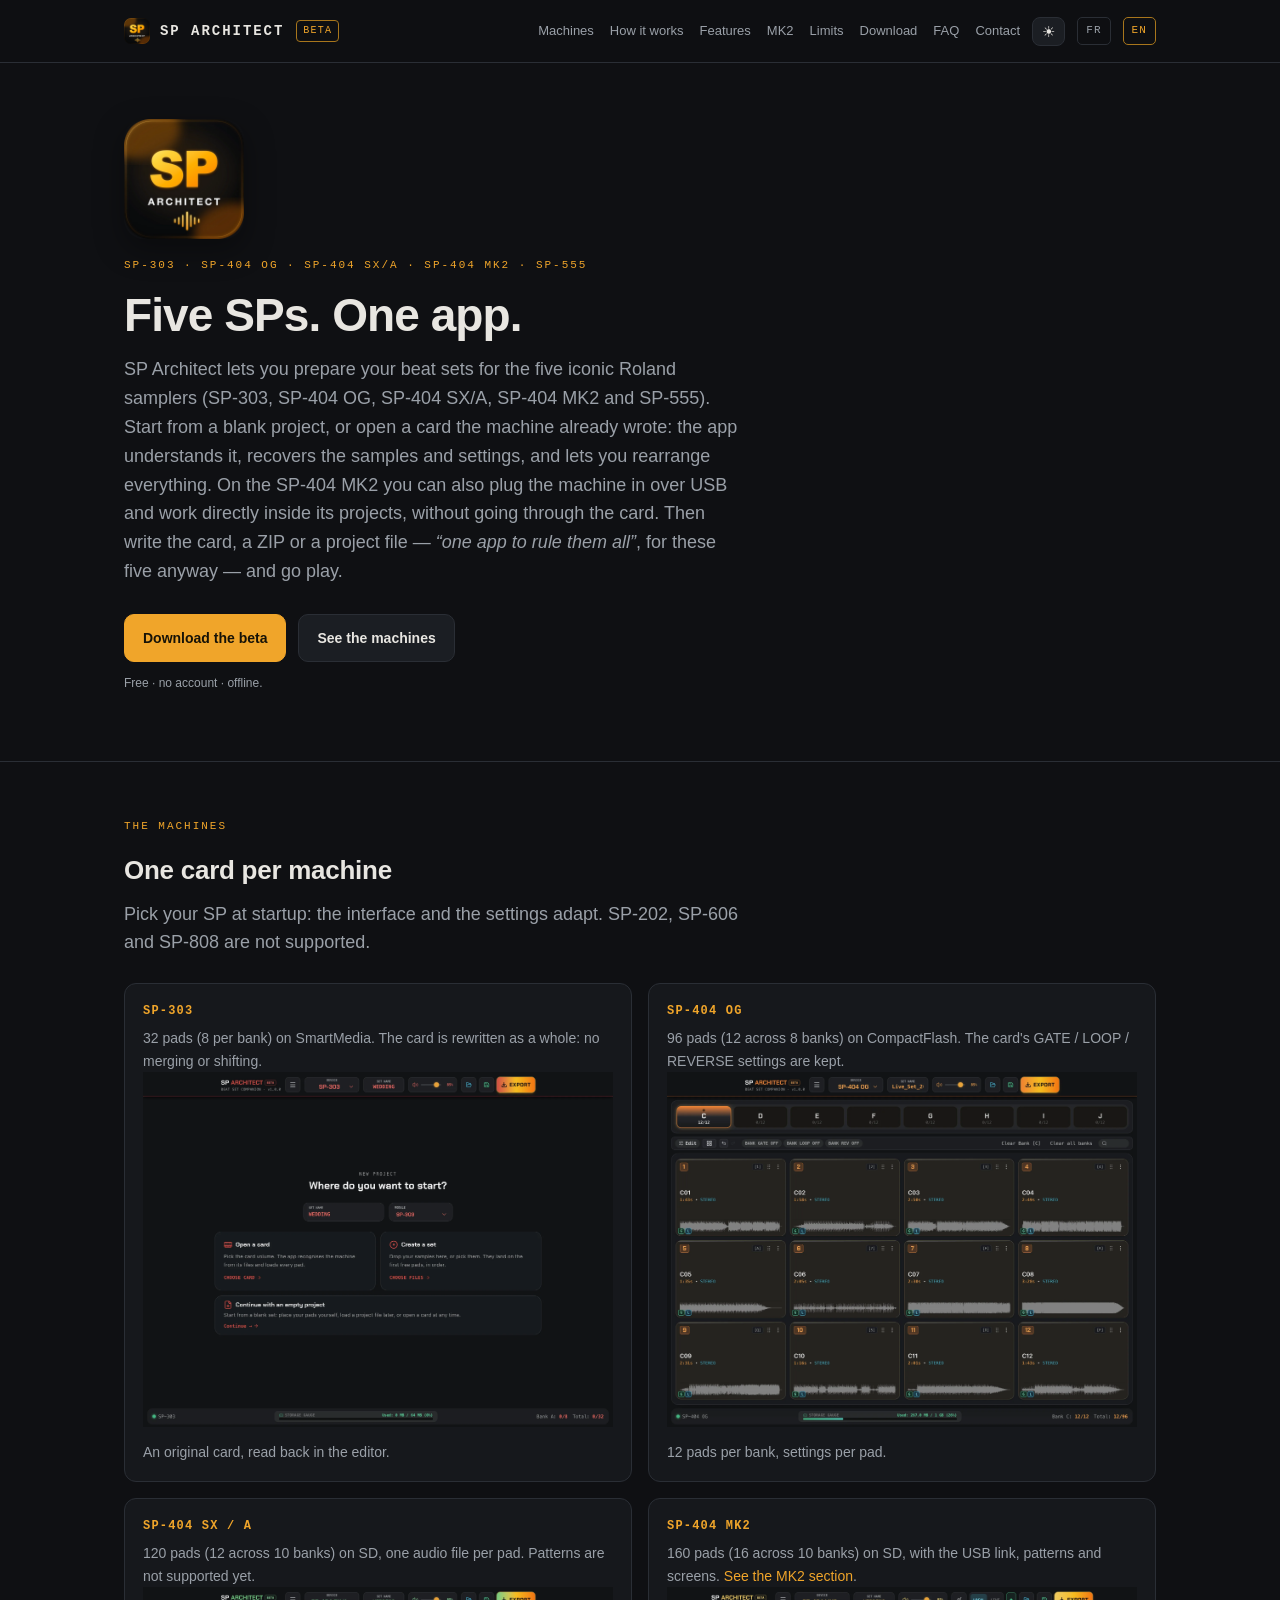
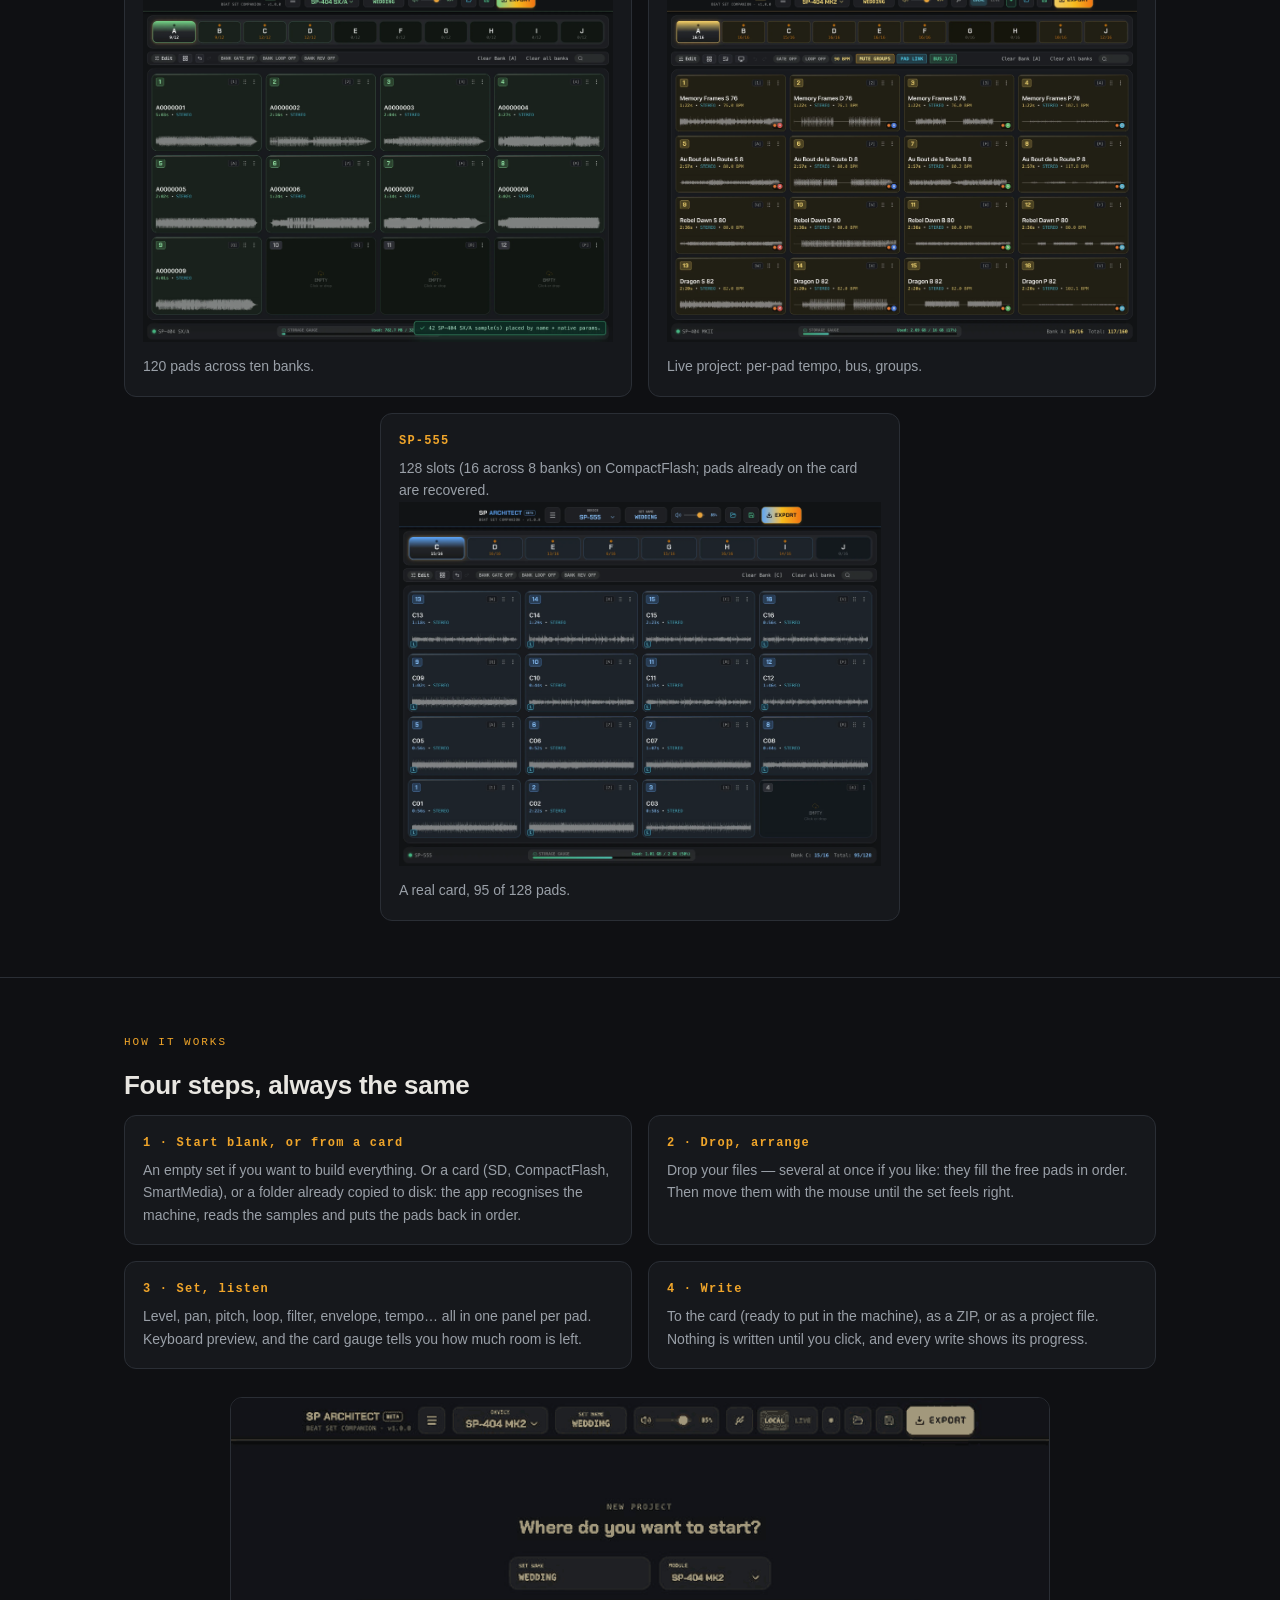
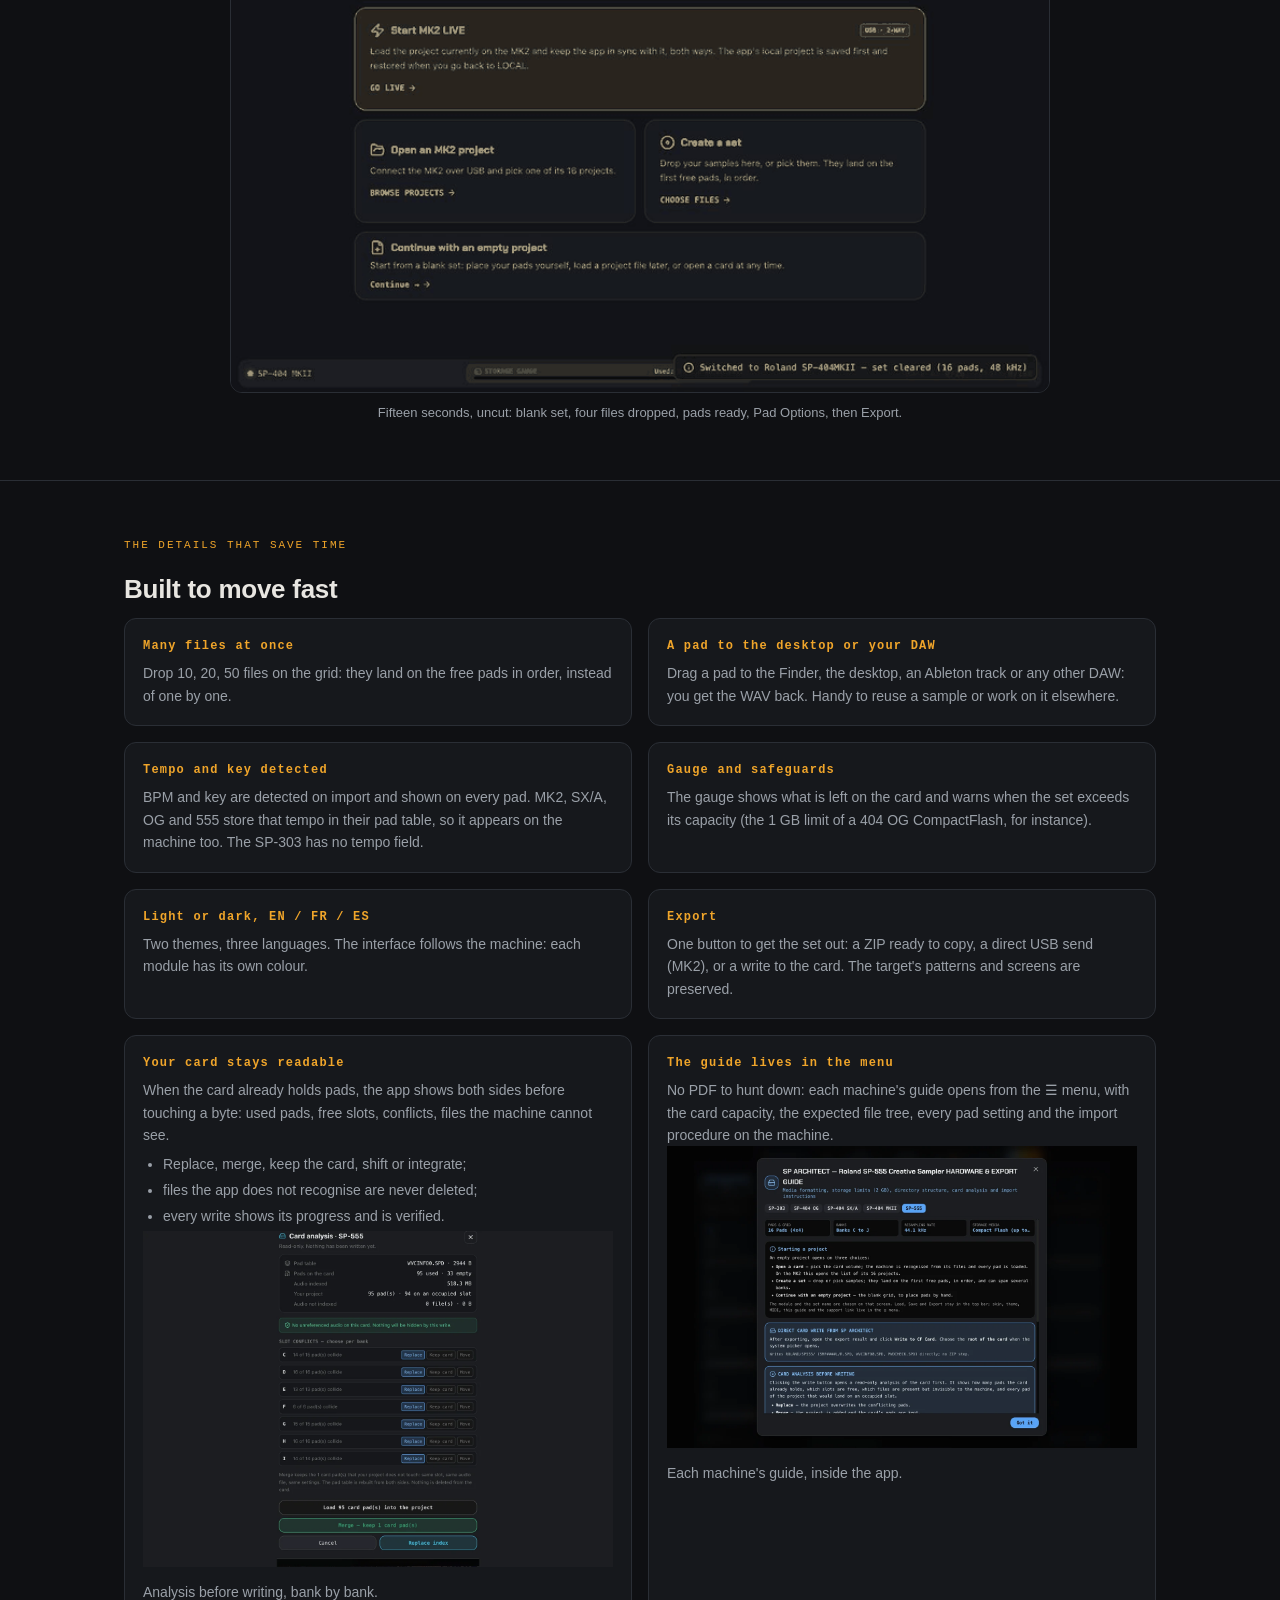
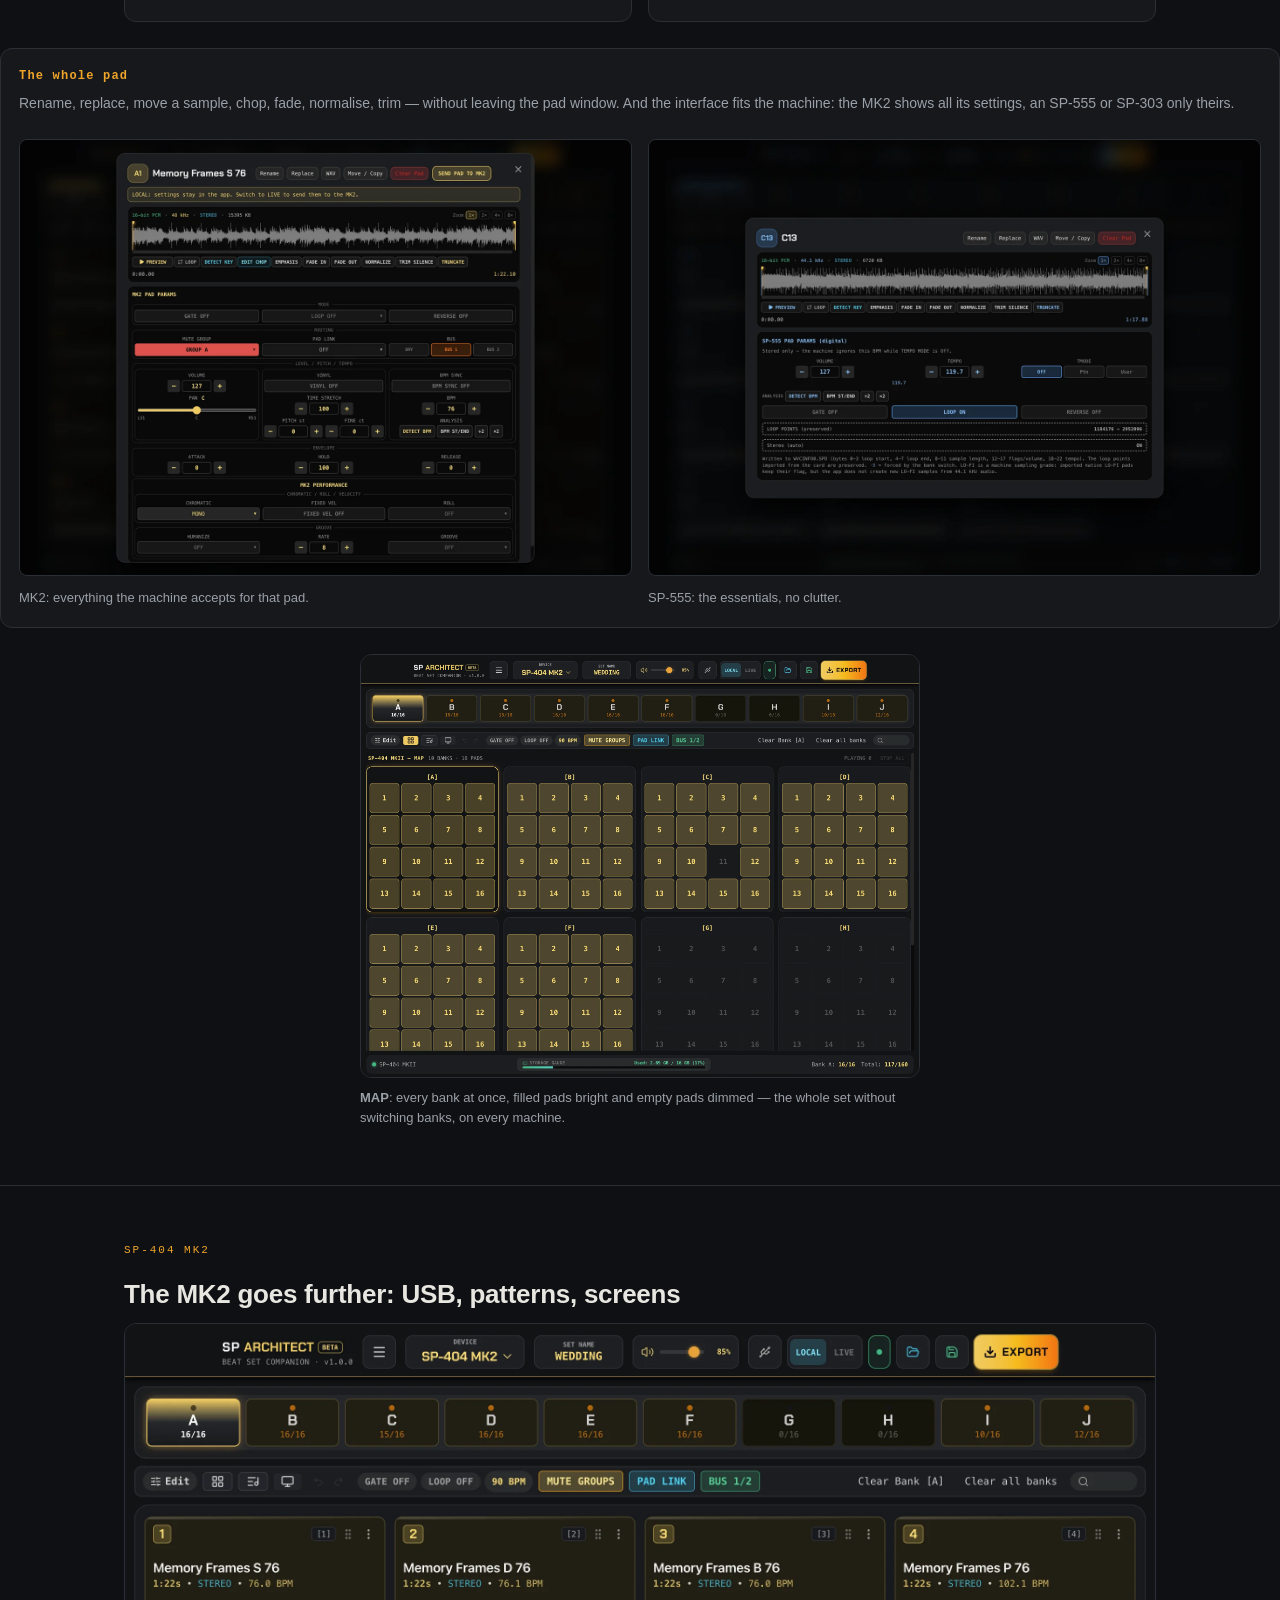
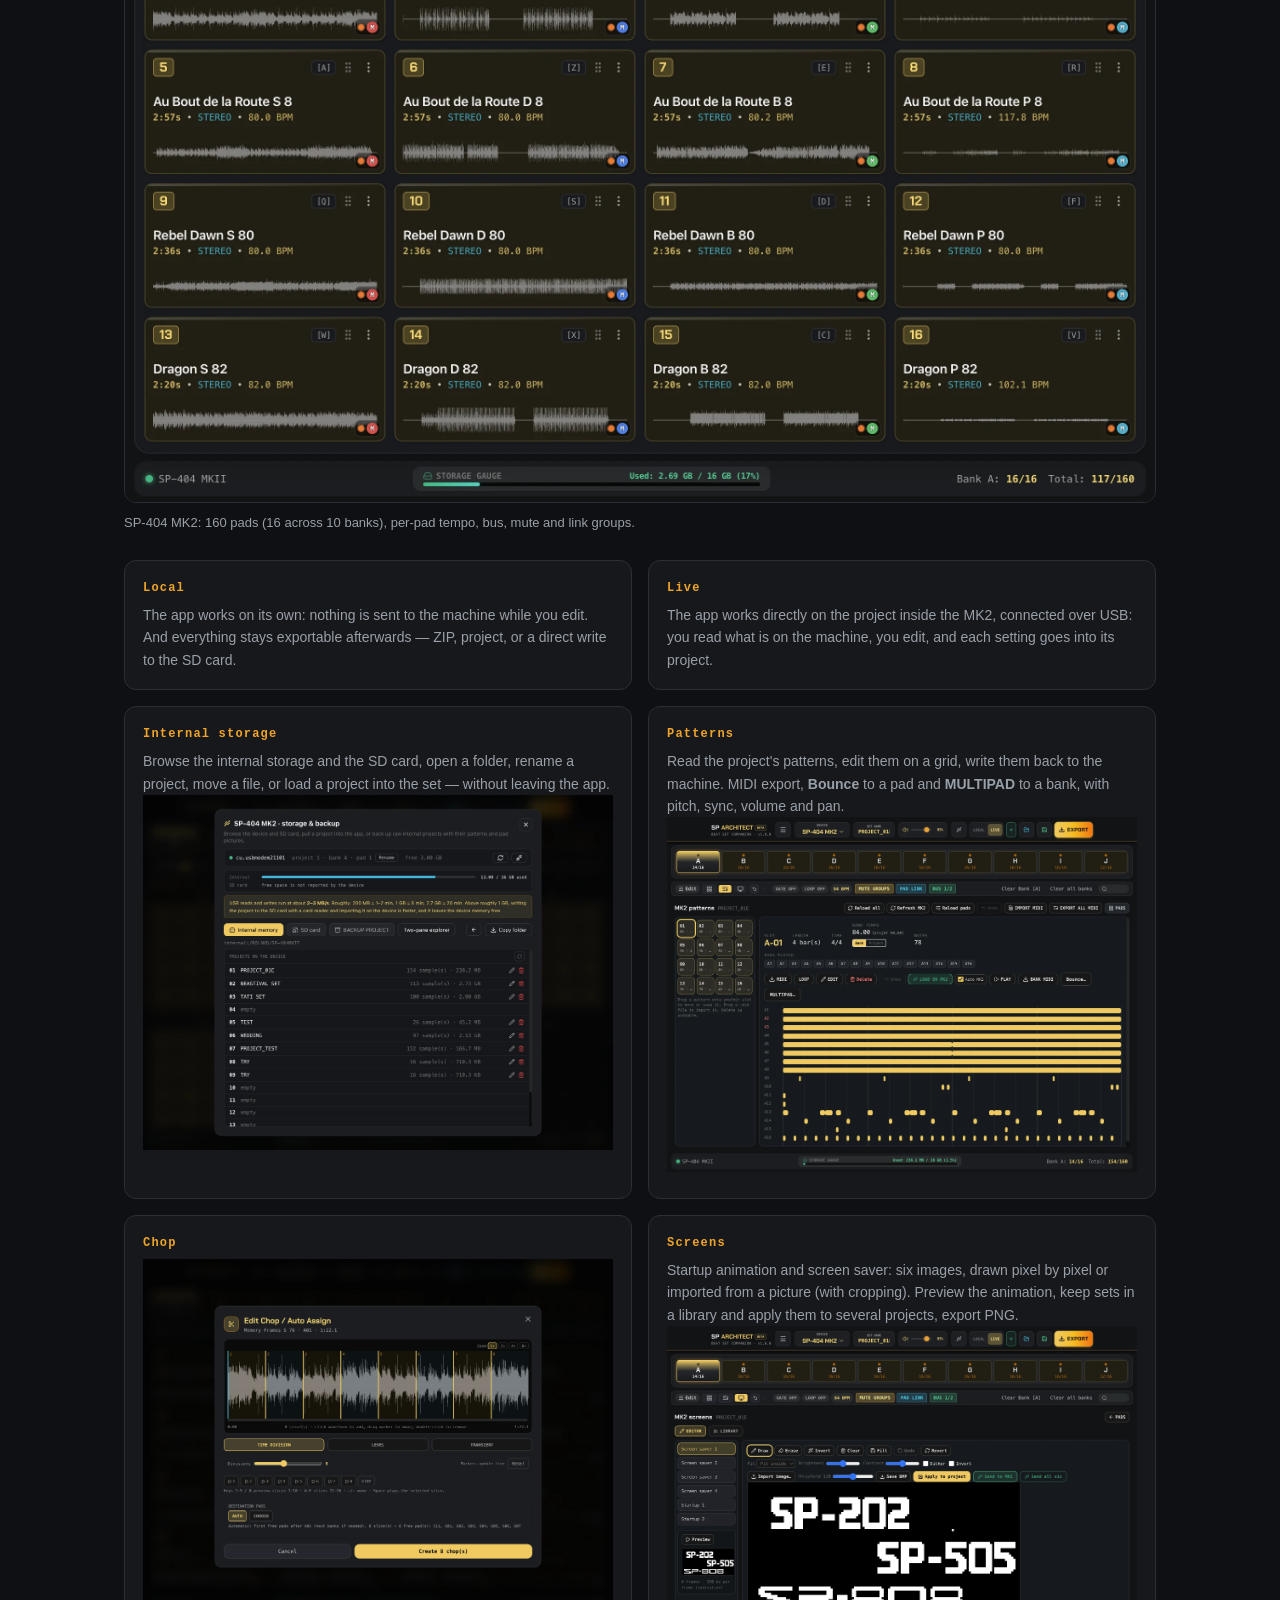
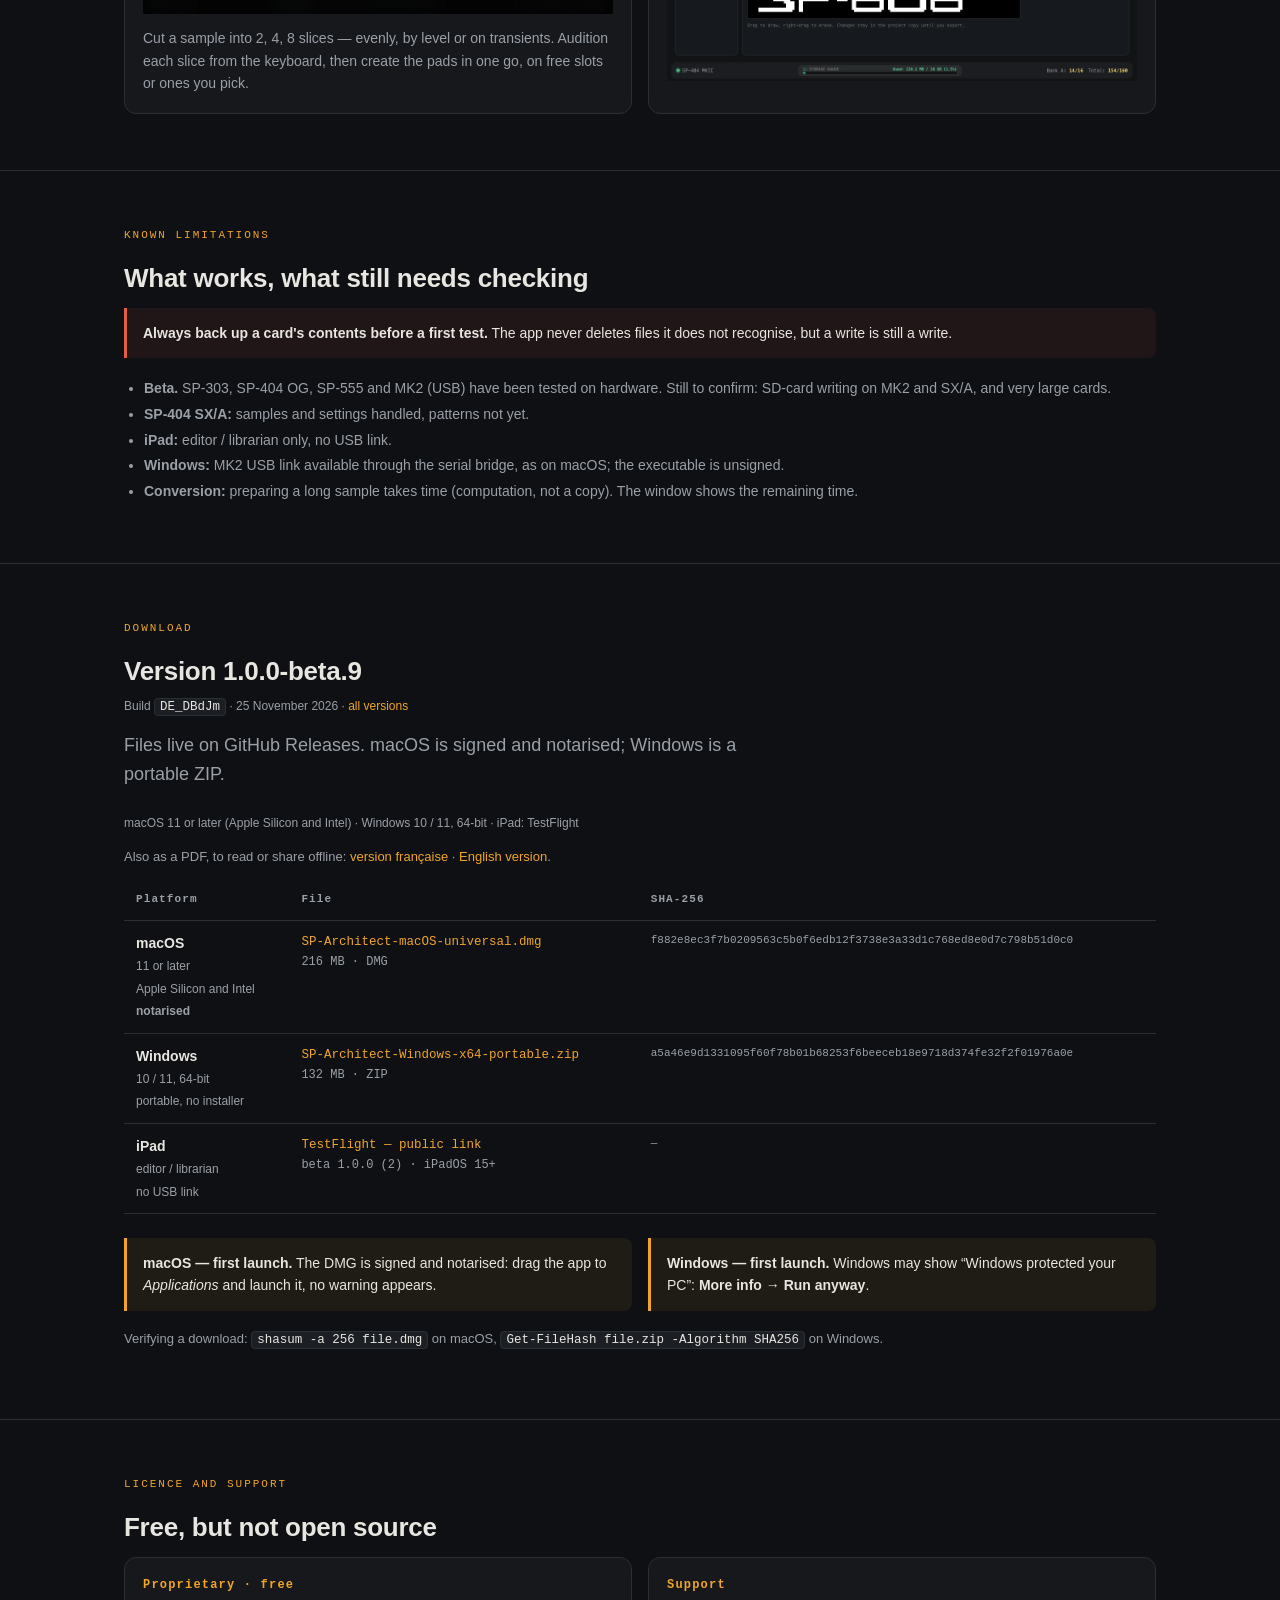
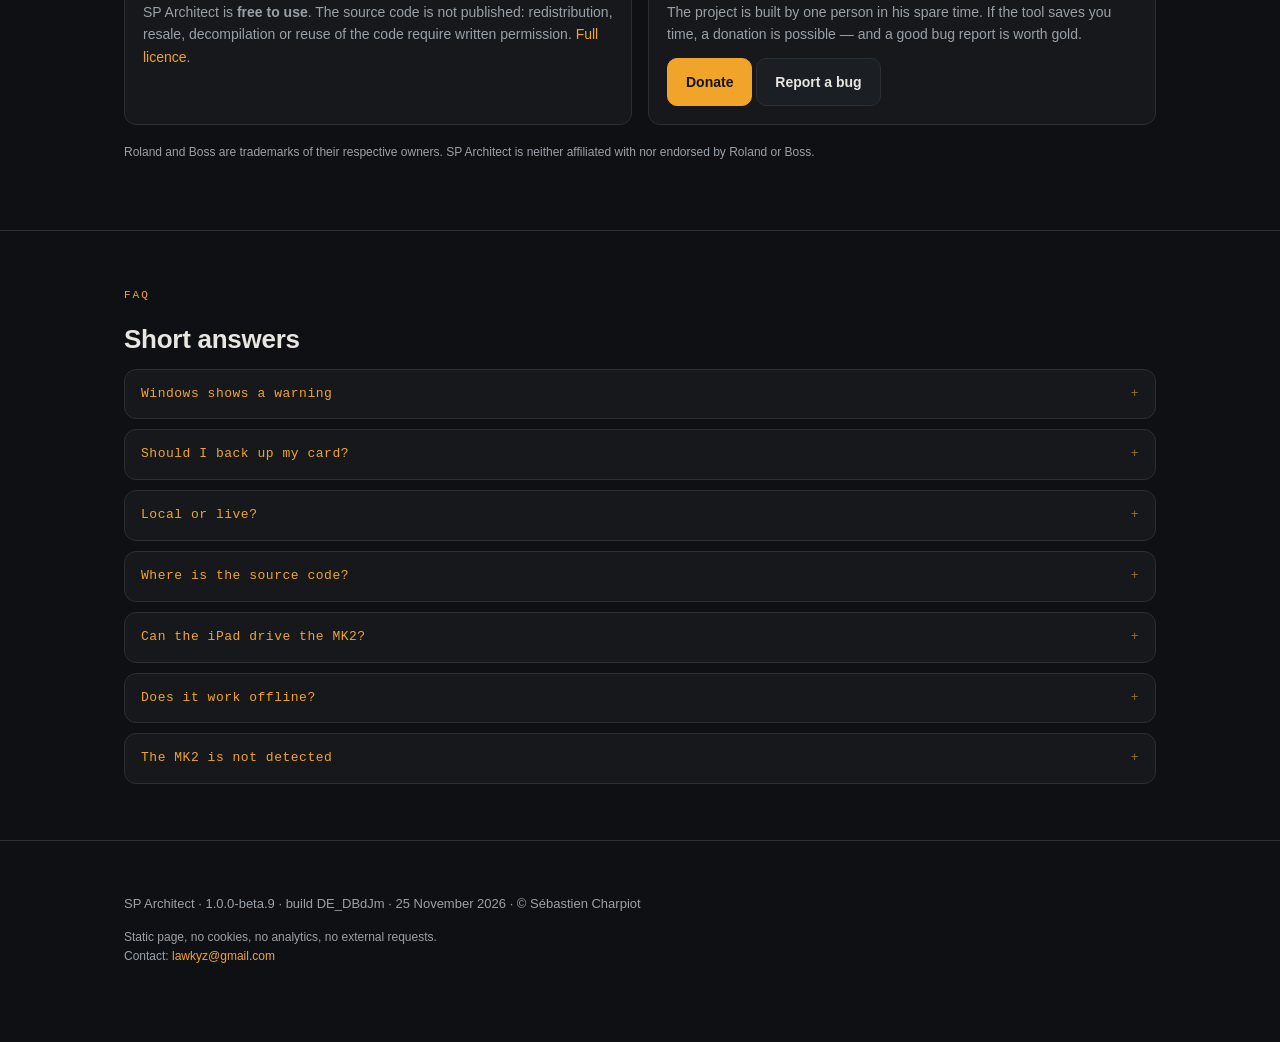
<file: en.html>
<!DOCTYPE html>
<html lang="en">
<head>
<meta charset="utf-8">
<meta name="viewport" content="width=device-width, initial-scale=1">
<title>SP Architect — prepare your beat sets for SP-303, SP-404 OG, SX/A, MK2 and SP-555</title>
<link rel="alternate" hreflang="fr" href="index.html">
<meta name="description" content="SP Architect prepares your beat sets on Mac and PC for the five supported Roland SP samplers (SP-303, SP-404 OG, SP-404 SX/A, SP-404 MK2, SP-555): blank project or imported card, batch import, chop, BPM and key, MK2 patterns and screens, export to card / ZIP / project.">
<link rel="icon" type="image/png" sizes="32x32" href="img/favicon-32.webp">
<link rel="apple-touch-icon" href="img/apple-touch-icon.webp">
<meta property="og:type" content="website">
<meta property="og:site_name" content="SP Architect">
<meta property="og:locale" content="en_US">
<meta property="og:title" content="SP Architect — prepare beat sets for the iconic SP samplers">
<meta property="og:description" content="SP Architect lets you prepare your beat sets for the five iconic Roland samplers (SP-303, SP-404 OG, SP-404 SX/A, SP-404 MK2 and SP-555). Start from a blank project, or open a card the machine already wrote: the app understands it, recovers the samples and settings, and lets you rearrange everything. On the SP-404 MK2 you can also plug the machine in over USB and work directly inside its projects, then write the card, a ZIP or a project file.">
<meta property="og:url" content="https://sound-sculpture.github.io/SP-Architect-releases/en.html">
<meta property="og:image" content="https://sound-sculpture.github.io/SP-Architect-releases/img/og-en.webp">
<meta property="og:image_width" content="1200">
<meta property="og:image_height" content="630">
<meta name="twitter:card" content="summary_large_image">
<meta name="twitter:image" content="https://sound-sculpture.github.io/SP-Architect-releases/img/og-en.webp">
<link rel="stylesheet" href="style.css?v=6">
<script>try{var t=localStorage.getItem('spa-site-theme');if(t==='light'||t==='dark')document.documentElement.setAttribute('data-theme',t);}catch(e){}</script>
</head>
<body>

<header class="top">
  <div class="wrap">
    <span class="brand"><img class="brand-logo" src="img/logo-round.webp" alt="SP Architect" loading="lazy" decoding="async" width="1024" height="1024">SP ARCHITECT</span>
    <span class="badge">BETA</span>
    <span class="spacer"></span>
    <button class="nav-toggle" aria-expanded="false" aria-controls="top-nav" aria-label="Menu">☰</button>
    <nav class="top-links" id="top-nav">
      <a href="#machines">Machines</a>
      <a href="#flow">How it works</a>
      <a href="#plus">Features</a>
      <a href="#mk2">MK2</a>
      <a href="#limits">Limits</a>
      <a href="#download">Download</a>
      <a href="#faq">FAQ</a>
      <a href="mailto:lawkyz@gmail.com">Contact</a>
    </nav>
    <button class="theme-toggle" type="button" aria-label="Thème">☀</button>
    <a class="lang" href="index.html" hreflang="fr" title="Version française">FR</a>
    <span class="lang on">EN</span>
  </div>
</header>

<section class="hero">
  <div class="wrap">
    <img class="logo" src="img/logo-round.webp" alt="SP Architect logo" loading="lazy" decoding="async" width="1024" height="1024">
    <p class="kicker">SP-303 · SP-404 OG · SP-404 SX/A · SP-404 MK2 · SP-555</p>
    <h1>Five SPs. One app.</h1>
    <p class="lead">
      SP Architect lets you prepare your beat sets for the five iconic Roland samplers
      (SP-303, SP-404 OG, SP-404 SX/A, SP-404 MK2 and SP-555). Start from a blank project, or open
      a card the machine already wrote: the app understands it, recovers the samples and settings,
      and lets you rearrange everything. On the SP-404 MK2 you can also plug the machine in over
      USB and work directly inside its projects, without going through the card. Then write the
      card, a ZIP or a project file —
      <em>“one app to rule them all”</em>, for these five anyway — and go play.
    </p>
    <div class="cta">
      <a class="btn primary" href="#download">Download the beta</a>
      <a class="btn" href="#machines">See the machines</a>
    </div>
    <p class="tiny">Free · no account · offline.</p>
  </section>

<section id="machines">
  <div class="wrap">
    <p class="kicker">THE MACHINES</p>
    <h2>One card per machine</h2>
    <p class="lead">Pick your SP at startup: the interface and the settings adapt. SP-202, SP-606 and SP-808 are not supported.</p>
    <div class="grid g2">
      <div class="card">
        <h3>SP-303</h3>
        <p>32 pads (8 per bank) on SmartMedia. The card is rewritten as a whole: no merging or shifting.</p>
        <a href="img/sp303-set.webp" target="_blank" rel="noopener"><img data-light="img/sp303-set.webp" data-dark="img/sp303-set-dark.webp" src="img/sp303-set.webp" alt="SP-303"></a>
        <p class="tiny">An original card, read back in the editor.</p>
      </div>
      <div class="card">
        <h3>SP-404 OG</h3>
        <p>96 pads (12 across 8 banks) on CompactFlash. The card's GATE / LOOP / REVERSE settings are kept.</p>
        <a href="img/og-set.webp" target="_blank" rel="noopener"><img data-light="img/og-set.webp" data-dark="img/og-set-dark.webp" src="img/og-set.webp" alt="SP-404 OG"></a>
        <p class="tiny">12 pads per bank, settings per pad.</p>
      </div>
      <div class="card">
        <h3>SP-404 SX / A</h3>
        <p>120 pads (12 across 10 banks) on SD, one audio file per pad. Patterns are not supported yet.</p>
        <a href="img/sxa-set.webp" target="_blank" rel="noopener"><img data-light="img/sxa-set.webp" data-dark="img/sxa-set-dark.webp" src="img/sxa-set.webp" alt="SP-404 SX / A"></a>
        <p class="tiny">120 pads across ten banks.</p>
      </div>
      <div class="card">
        <h3>SP-404 MK2</h3>
        <p>160 pads (16 across 10 banks) on SD, with the USB link, patterns and screens. <a href="#mk2">See the MK2 section</a>.</p>
        <a href="img/mk2-set.webp" target="_blank" rel="noopener"><img data-light="img/mk2-set.webp" data-dark="img/mk2-set-dark.webp" src="img/mk2-set.webp" alt="SP-404 MK2"></a>
        <p class="tiny">Live project: per-pad tempo, bus, groups.</p>
      </div>
      <div class="card center-last">
        <h3>SP-555</h3>
        <p>128 slots (16 across 8 banks) on CompactFlash; pads already on the card are recovered.</p>
        <a href="img/sp555-set.webp" target="_blank" rel="noopener"><img data-light="img/sp555-set.webp" data-dark="img/sp555-set-dark.webp" src="img/sp555-set.webp" alt="SP-555"></a>
        <p class="tiny">A real card, 95 of 128 pads.</p>
      </div>
    </div>
  </div>
</section>

<section id="flow">
  <div class="wrap">
    <p class="kicker">HOW IT WORKS</p>
    <h2>Four steps, always the same</h2>

    <div class="grid g2">
      <div class="card">
        <h3>1 · Start blank, or from a card</h3>
        <p>An empty set if you want to build everything. Or a card (SD, CompactFlash, SmartMedia),
        or a folder already copied to disk: the app recognises the machine, reads the samples and
        puts the pads back in order.</p>
      </div>
      <div class="card">
        <h3>2 · Drop, arrange</h3>
        <p>Drop your files — several at once if you like: they fill the free pads in order. Then move
        them with the mouse until the set feels right.</p>
      </div>
      <div class="card">
        <h3>3 · Set, listen</h3>
        <p>Level, pan, pitch, loop, filter, envelope, tempo… all in one panel per pad. Keyboard
        preview, and the card gauge tells you how much room is left.</p>
      </div>
      <div class="card">
        <h3>4 · Write</h3>
        <p>To the card (ready to put in the machine), as a ZIP, or as a project file. Nothing is
        written until you click, and every write shows its progress.</p>
      </div>
    </div>

    <figure class="demo" style="margin-top:28px">
      <a href="img/demo.gif" target="_blank" rel="noopener"><img src="img/demo.gif" alt="Demo: blank set, four files dropped, pads ready" loading="lazy" decoding="async" width="820" height="596"></a>
      <figcaption>Fifteen seconds, uncut: blank set, four files dropped, pads ready, Pad Options, then Export.</figcaption>
    </figure>
  </div>
</section>

<section id="plus">
  <div class="wrap">
    <p class="kicker">THE DETAILS THAT SAVE TIME</p>
    <h2>Built to move fast</h2>

    <div class="grid g2">
      <div class="card">
        <h3>Many files at once</h3>
        <p>Drop 10, 20, 50 files on the grid: they land on the free pads in order, instead of one by
        one.</p>
      </div>
      <div class="card">
        <h3>A pad to the desktop or your DAW</h3>
        <p>Drag a pad to the Finder, the desktop, an Ableton track or any other DAW: you get the WAV
        back. Handy to reuse a sample or work on it elsewhere.</p>
      </div>
      <div class="card">
        <h3>Tempo and key detected</h3>
        <p>BPM and key are detected on import and shown on every pad. MK2, SX/A, OG and 555 store that tempo in their pad table, so it appears on the machine too. The SP-303 has no tempo field.</p>
      </div>
      <div class="card">
        <h3>Gauge and safeguards</h3>
        <p>The gauge shows what is left on the card and warns when the set exceeds its capacity (the
        1 GB limit of a 404 OG CompactFlash, for instance).</p>
      </div>
      <div class="card">
        <h3>Light or dark, EN / FR / ES</h3>
        <p>Two themes, three languages. The interface follows the machine: each module has its own colour.</p>
      </div>
<div class="card">
        <h3>Export</h3>
        <p>One button to get the set out: a ZIP ready to copy, a direct USB send (MK2), or a write to
        the card. The target's patterns and screens are preserved.</p>
      </div>
          <div class="card" id="analysis">
        <h3>Your card stays readable</h3>
        <p>When the card already holds pads, the app shows both sides before touching a byte: used pads, free slots, conflicts, files the machine cannot see.</p>
        <ul class="clean">
          <li>Replace, merge, keep the card, shift or integrate;</li>
          <li>files the app does not recognise are never deleted;</li>
          <li>every write shows its progress and is verified.</li>
        </ul>
        <a href="img/05-analyse-carte.webp" target="_blank" rel="noopener"><img data-light="img/05-analyse-carte.webp" data-dark="img/05-analyse-carte-dark.webp" src="img/05-analyse-carte.webp" alt="Card analysis before writing"></a>
        <p class="tiny">Analysis before writing, bank by bank.</p>
      </div>
      <div class="card">
        <h3>The guide lives in the menu</h3>
        <p>No PDF to hunt down: each machine's guide opens from the ☰ menu, with the card capacity, the expected file tree, every pad setting and the import procedure on the machine.</p>
        <a href="img/06-guide.webp" target="_blank" rel="noopener"><img data-light="img/06-guide.webp" data-dark="img/06-guide-dark.webp" src="img/06-guide.webp" alt="Hardware guide built into the application"></a>
        <p class="tiny">Each machine's guide, inside the app.</p>
      </div>
</div>
    </div>
    <div class="card feature" style="margin-top:26px">
      <h3>The whole pad</h3>
      <p>Rename, replace, move a sample, chop, fade, normalise, trim — without leaving the pad
      window. And the interface fits the machine: the MK2 shows all its settings, an SP-555 or
      SP-303 only theirs.</p>
      <div class="grid g2" style="margin-top:14px">
        <figure><a href="img/pad-options.webp" target="_blank" rel="noopener"><img data-light="img/pad-options.webp" data-dark="img/pad-options-dark.webp" src="img/pad-options.webp" alt="Pad Options on the MK2" loading="lazy" decoding="async" width="1620" height="1590"></a><figcaption>MK2: everything the machine accepts for that pad.</figcaption></figure>
        <figure><a href="img/pad-options-555.webp" target="_blank" rel="noopener"><img data-light="img/pad-options-555.webp" data-dark="img/pad-options-555-dark.webp" src="img/pad-options-555.webp" alt="Pad Options on the SP-555" loading="lazy" decoding="async" width="1620" height="1094"></a><figcaption>SP-555: the essentials, no clutter.</figcaption></figure>
      </div>
    </div>

    <figure class="map" style="margin:26px auto 0;max-width:560px">
      <a href="img/map.webp" target="_blank" rel="noopener"><img data-light="img/map.webp" data-dark="img/map-dark.webp" src="img/map.webp" alt="MAP view: every bank at once" loading="lazy" decoding="async" width="2200" height="1600"></a>
      <figcaption><strong>MAP</strong>: every bank at once, filled pads bright and empty pads dimmed — the whole set without switching banks, on every machine.</figcaption>
    </figure>
  </div>
</section>

<section id="mk2">
  <div class="wrap">
    <p class="kicker">SP-404 MK2</p>
    <h2>The MK2 goes further: USB, patterns, screens</h2>

    <figure style="margin-bottom:26px">
      <a href="img/mk2-set.webp" target="_blank" rel="noopener"><img data-light="img/mk2-set.webp" data-dark="img/mk2-set-dark.webp" src="img/mk2-set.webp" alt="SP-404 MK2: live project, per-pad tempo, bus and groups" loading="lazy" decoding="async" width="2212" height="1670"></a>
      <figcaption>SP-404 MK2: 160 pads (16 across 10 banks), per-pad tempo, bus, mute and link groups.</figcaption>
    </figure>

    <div class="grid g2">
      <div class="card">
        <h3>Local</h3>
        <p>The app works on its own: nothing is sent to the machine while you edit. And everything
        stays exportable afterwards — ZIP, project, or a direct write to the SD card.</p>
      </div>
      <div class="card">
        <h3>Live</h3>
        <p>The app works directly on the project inside the MK2, connected over USB: you read what
        is on the machine, you edit, and each setting goes into its project.</p>
      </div>
      <div class="card">
        <h3>Internal storage</h3>
        <p>Browse the internal storage and the SD card, open a folder, rename a project, move a file,
        or load a project into the set — without leaving the app.</p>
        <a href="img/mk2-storage.webp" target="_blank" rel="noopener"><img data-light="img/mk2-storage.webp" data-dark="img/mk2-storage-dark.webp" src="img/mk2-storage.webp" alt="USB storage window: the 16 MK2 projects" loading="lazy" decoding="async" width="2212" height="1670"></a>
      </div>
      <div class="card">
        <h3>Patterns</h3>
        <p>Read the project's patterns, edit them on a grid, write them back to the machine. MIDI
        export, <strong>Bounce</strong> to a pad and <strong>MULTIPAD</strong> to a bank, with
        pitch, sync, volume and pan.</p>
        <a href="img/mk2-patterns.webp" target="_blank" rel="noopener"><img data-light="img/mk2-patterns.webp" data-dark="img/mk2-patterns-dark.webp" src="img/mk2-patterns.webp" alt="MK2 pattern editor" loading="lazy" decoding="async" width="2212" height="1670"></a>
      </div>
<div class="card">
        <h3>Chop</h3>
        <a href="img/chop.webp" target="_blank" rel="noopener"><img data-light="img/chop.webp" data-dark="img/chop-dark.webp" src="img/chop.webp" alt="Edit Chop window: eight slices and their destination pads" loading="lazy" decoding="async" width="1556" height="1251"></a>
        <p>Cut a sample into 2, 4, 8 slices — evenly, by level or on transients. Audition each slice
        from the keyboard, then create the pads in one go, on free slots or ones you pick.</p>
      </div>
      <div class="card">
        <h3>Screens</h3>
        <p>Startup animation and screen saver: six images, drawn pixel by pixel or imported from a
        picture (with cropping). Preview the animation, keep sets in a library and apply them to
        several projects, export PNG.</p>
        <a href="img/mk2-screens.webp" target="_blank" rel="noopener"><img data-light="img/mk2-screens.webp" data-dark="img/mk2-screens-dark.webp" src="img/mk2-screens.webp" alt="MK2 screen editor" loading="lazy" decoding="async" width="2212" height="1670"></a>
      </div>
    </div>


  </div>
</section>

<section id="limits">
  <div class="wrap">
    <p class="kicker">KNOWN LIMITATIONS</p>
    <h2>What works, what still needs checking</h2>
    <div class="note warn" style="margin-bottom:20px">
      <p><strong>Always back up a card's contents before a first test.</strong>
      The app never deletes files it does not recognise, but a write is still a write.</p>
    </div>
    <ul class="clean">
      <li><strong>Beta.</strong> SP-303, SP-404 OG, SP-555 and MK2 (USB) have been tested on hardware. Still to confirm: SD-card writing on MK2 and SX/A, and very large cards.</li>
      <li><strong>SP-404 SX/A:</strong> samples and settings handled, patterns not yet.</li>
      <li><strong>iPad:</strong> editor / librarian only, no USB link.</li>
      <li><strong>Windows:</strong> MK2 USB link available through the serial bridge, as on macOS; the executable is unsigned.</li>
      <li><strong>Conversion:</strong> preparing a long sample takes time (computation, not a copy). The window shows the remaining time.</li>
    </ul>
  </div>
</section>

<section id="download">
  <div class="wrap">
    <p class="kicker">DOWNLOAD</p>
    <h2>Version 1.0.0-beta.9</h2>
    <p class="tiny" style="margin:-4px 0 14px">Build <code>DE_DBdJm</code> · 25 November 2026 · <a href="https://github.com/sound-sculpture/SP-Architect-releases/releases/latest">all versions</a></p>
    <p class="lead">Files live on GitHub Releases. macOS is signed and notarised; Windows is a portable ZIP.</p>
    <p class="tiny">macOS 11 or later (Apple Silicon and Intel) · Windows 10 / 11, 64-bit · iPad: TestFlight</p>
    <p class="small">Also as a PDF, to read or share offline:
      <a href="SP-Architect-beta9-FR.pdf">version française</a> ·
      <a href="SP-Architect-beta9-EN.pdf">English version</a>.</p>

    <table>
      <thead>
        <tr><th>Platform</th><th>File</th><th>SHA-256</th></tr>
      </thead>
      <tbody>
        <tr>
          <td><strong>macOS</strong><br><span class="tiny">11 or later<br>Apple Silicon and Intel<br><strong>notarised</strong></span></td>
          <td class="mono"><a href="https://github.com/sound-sculpture/SP-Architect-releases/releases/download/v1.0.0-beta.9/SP-Architect-macOS-universal.dmg">SP-Architect-macOS-universal.dmg</a><br><span class="tiny">216 MB · DMG</span></td>
          <td class="hash">f882e8ec3f7b0209563c5b0f6edb12f3738e3a33d1c768ed8e0d7c798b51d0c0</td>
        </tr>
        <tr>
          <td><strong>Windows</strong><br><span class="tiny">10 / 11, 64-bit<br>portable, no installer</span></td>
          <td class="mono"><a href="https://github.com/sound-sculpture/SP-Architect-releases/releases/download/v1.0.0-beta.9/SP-Architect-Windows-x64-portable.zip">SP-Architect-Windows-x64-portable.zip</a><br><span class="tiny">132 MB · ZIP</span></td>
          <td class="hash">a5a46e9d1331095f60f78b01b68253f6beeceb18e9718d374fe32f2f01976a0e</td>
        </tr>
        <tr>
          <td><strong>iPad</strong><br><span class="tiny">editor / librarian<br>no USB link</span></td>
          <td class="mono"><a href="https://testflight.apple.com/join/wR1hwmby">TestFlight — public link</a><br><span class="tiny">beta 1.0.0 (2) · iPadOS 15+</span></td>
          <td class="hash">—</td>
        </tr>
      </tbody>
    </table>

    <div class="grid g2" style="margin-top:24px">
      <div class="note">
        <p><strong>macOS — first launch.</strong> The DMG is signed and notarised: drag the app to
        <em>Applications</em> and launch it, no warning appears.</p>
      </div>
      <div class="note">
        <p><strong>Windows — first launch.</strong> Windows may show “Windows protected your PC”:
        <strong>More info</strong> → <strong>Run anyway</strong>.</p>
      </div>
    </div>

    <p class="small" style="margin-top:18px">
      Verifying a download: <code>shasum -a 256 file.dmg</code> on macOS,
      <code>Get-FileHash file.zip -Algorithm SHA256</code> on Windows.
    </p>
  </div>
</section>

<section id="licence">
  <div class="wrap">
    <p class="kicker">LICENCE AND SUPPORT</p>
    <h2>Free, but not open source</h2>
    <div class="grid g2">
      <div class="card">
        <h3>Proprietary · free</h3>
        <p>
          SP Architect is <strong>free to use</strong>. The source code is not published:
          redistribution, resale, decompilation or reuse of the code require written permission.
          <a href="https://github.com/sound-sculpture/SP-Architect-releases/blob/main/LICENSE.md">Full licence</a>.
        </p>
      </div>
      <div class="card">
        <h3>Support</h3>
        <p>
          The project is built by one person in his spare time. If the tool saves you time, a
          donation is possible — and a good bug report is worth gold.
        </p>
        <p style="margin-top:12px">
          <a class="btn primary" href="https://www.paypal.com/paypalme/lawkyz" rel="noopener">Donate</a>
          <a class="btn" href="https://github.com/sound-sculpture/SP-Architect-releases/issues">Report a bug</a>
        </p>
      </div>
    </div>
    <p class="tiny" style="margin-top:18px">
      Roland and Boss are trademarks of their respective owners. SP Architect is neither affiliated
      with nor endorsed by Roland or Boss.
    </p>
  </div>
</section>

<section id="faq">
  <div class="wrap">
    <p class="kicker">FAQ</p>
    <h2>Short answers</h2>
    <div class="faq">
      <details>
        <summary>Windows shows a warning</summary>
        <p>That is normal: the app has no publisher certificate. Click
        <strong>More info</strong> → <strong>Run anyway</strong>.</p>
      </details>
      <details>
        <summary>Should I back up my card?</summary>
        <p>Yes, always, before a first test. The app never deletes what it does not recognise, but a
        write is still a write.</p>
      </details>
      <details>
        <summary>Local or live?</summary>
        <p><strong>Local</strong>: the app works alone, then you export (card, ZIP, project).<br>
        <strong>Live</strong>: it works directly on the project inside the MK2, connected over USB.</p>
      </details>
      <details>
        <summary>Where is the source code?</summary>
        <p>It is not published. The app is free to use as a binary; redistribution or reuse of the
        code requires written permission.</p>
      </details>
      <details>
        <summary>Can the iPad drive the MK2?</summary>
        <p>No: iPadOS does not allow serial access. The iPad is an editor and librarian, without the
        USB link.</p>
      </details>
      <details>
        <summary>Does it work offline?</summary>
        <p>Yes, entirely. No account, no server, no analytics.</p>
      </details>
      <details>
        <summary>The MK2 is not detected</summary>
        <p>Quit the other SP Architect instances: only one can hold the USB port
        (<code>/dev/cu.usbmodem…</code>). Also check the cable and that the machine is on.</p>
      </details>
    </div>
  </div>
</section>

<footer>
  <div class="wrap">
    <p>SP Architect · 1.0.0-beta.9 · build DE_DBdJm · 25 November 2026 · © Sébastien Charpiot</p>
    <p class="tiny">Static page, no cookies, no analytics, no external requests.<br>Contact: <a href="mailto:lawkyz@gmail.com">lawkyz@gmail.com</a></p>
  </div>
</footer>


<script>
(function () {
  var t = document.querySelector('.nav-toggle');
  var n = document.getElementById('top-nav');
  if (!t || !n) return;
  t.addEventListener('click', function () {
    var open = n.classList.toggle('open');
    t.setAttribute('aria-expanded', open ? 'true' : 'false');
  });
  n.addEventListener('click', function (e) {
    if (e.target.tagName === 'A') {
      n.classList.remove('open');
      t.setAttribute('aria-expanded', 'false');
    }
  });
})();
</script>

<script>
(function () {
  var box = document.createElement('div');
  box.className = 'lightbox';
  box.setAttribute('role', 'dialog');
  box.setAttribute('aria-modal', 'true');
  box.setAttribute('aria-label', 'Image');
  box.innerHTML = '<button class="lightbox-close" aria-label="Fermer">×</button><img alt="">';
  document.body.appendChild(box);
  var img = box.querySelector('img');
  var closeBtn = box.querySelector('.lightbox-close');
  var lastFocus = null;

  function close() {
    box.classList.remove('open');
    document.body.classList.remove('lb-open');
    img.removeAttribute('src');
    if (lastFocus) lastFocus.focus();
  }
  function open(href, alt) {
    lastFocus = document.activeElement;
    img.src = href;
    img.alt = alt || '';
    box.classList.add('open');
    document.body.classList.add('lb-open');
    closeBtn.focus();
  }

  document.addEventListener('click', function (e) {
    var a = e.target.closest ? e.target.closest('a[href^="img/"]') : null;
    if (!a) return;
    // only plain left clicks
    if (e.metaKey || e.ctrlKey || e.shiftKey || e.altKey || e.button !== 0) return;
    e.preventDefault();
    var inner = a.querySelector('img');
    open(a.getAttribute('href'), inner ? inner.alt : '');
  });

  box.addEventListener('click', function (e) {
    if (e.target === box) close();
  });
  closeBtn.addEventListener('click', close);
  document.addEventListener('keydown', function (e) {
    if (e.key === 'Escape' && box.classList.contains('open')) close();
  });
})();
</script>

<script>
(function () {
  var root = document.documentElement;
  var saved = null;
  try { saved = localStorage.getItem('spa-site-theme'); } catch (e) {}
  if (saved === 'light' || saved === 'dark') root.setAttribute('data-theme', saved);
  var btn = document.querySelector('.theme-toggle');
  if (!btn) return;
  function applyImages() {
    var dark = root.getAttribute('data-theme') !== 'light';
    var list = document.querySelectorAll('img[data-dark]');
    for (var i = 0; i < list.length; i++) {
      var el = list[i];
      var want = dark ? el.getAttribute('data-dark') : el.getAttribute('data-light');
      if (!el.dataset.fallback) {
        el.dataset.fallback = '1';
        el.addEventListener('error', function () {
          var l = this.getAttribute('data-light');
          if (l && this.getAttribute('src') !== l) this.setAttribute('src', l);
        });
      }
      if (el.getAttribute('src') !== want) el.setAttribute('src', want);
    }
  }
  function sync() {
    applyImages();
    var dark = root.getAttribute('data-theme') !== 'light';
    btn.textContent = dark ? '☀' : '☾';
    btn.setAttribute('aria-label', dark ? 'Passer en mode clair' : 'Passer en mode sombre');
    btn.setAttribute('title', btn.getAttribute('aria-label'));
    btn.setAttribute('aria-pressed', dark ? 'true' : 'false');
  }
  btn.addEventListener('click', function () {
    var dark = root.getAttribute('data-theme') !== 'light';
    var next = dark ? 'light' : 'dark';
    root.setAttribute('data-theme', next);
    try { localStorage.setItem('spa-site-theme', next); } catch (e) {}
    sync();
  });
  sync();
})();
</script>
</body>
</html>
</file>
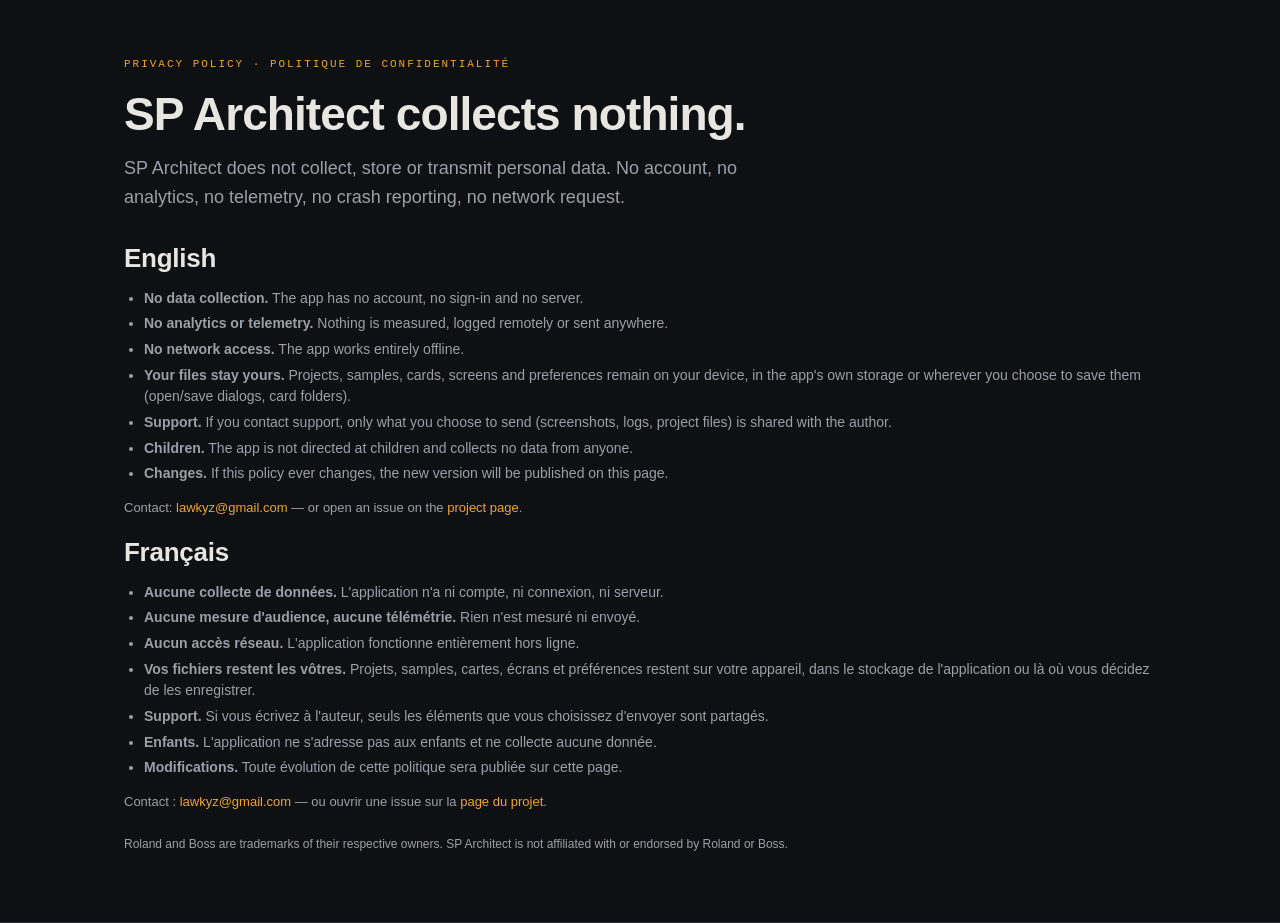
<file: privacy.html>
<!DOCTYPE html>
<html lang="en">
<head>
<meta charset="utf-8">
<meta name="viewport" content="width=device-width, initial-scale=1">
<title>SP Architect — Privacy Policy</title>
<link rel="stylesheet" href="style.css?v=6">
</head>
<body>
<section>
  <div class="wrap">
    <p class="kicker">PRIVACY POLICY · POLITIQUE DE CONFIDENTIALITÉ</p>
    <h1>SP Architect collects nothing.</h1>
    <p class="lead">SP Architect does not collect, store or transmit personal data. No account, no analytics, no telemetry, no crash reporting, no network request.</p>

    <h2>English</h2>
    <ul class="clean">
      <li><strong>No data collection.</strong> The app has no account, no sign-in and no server.</li>
      <li><strong>No analytics or telemetry.</strong> Nothing is measured, logged remotely or sent anywhere.</li>
      <li><strong>No network access.</strong> The app works entirely offline.</li>
      <li><strong>Your files stay yours.</strong> Projects, samples, cards, screens and preferences remain on your device, in the app's own storage or wherever you choose to save them (open/save dialogs, card folders).</li>
      <li><strong>Support.</strong> If you contact support, only what you choose to send (screenshots, logs, project files) is shared with the author.</li>
      <li><strong>Children.</strong> The app is not directed at children and collects no data from anyone.</li>
      <li><strong>Changes.</strong> If this policy ever changes, the new version will be published on this page.</li>
    </ul>
    <p class="small">Contact: <a href="mailto:lawkyz@gmail.com">lawkyz@gmail.com</a> — or open an issue on the <a href="https://github.com/sound-sculpture/SP-Architect-releases/issues">project page</a>.</p>

    <h2>Français</h2>
    <ul class="clean">
      <li><strong>Aucune collecte de données.</strong> L'application n'a ni compte, ni connexion, ni serveur.</li>
      <li><strong>Aucune mesure d'audience, aucune télémétrie.</strong> Rien n'est mesuré ni envoyé.</li>
      <li><strong>Aucun accès réseau.</strong> L'application fonctionne entièrement hors ligne.</li>
      <li><strong>Vos fichiers restent les vôtres.</strong> Projets, samples, cartes, écrans et préférences restent sur votre appareil, dans le stockage de l'application ou là où vous décidez de les enregistrer.</li>
      <li><strong>Support.</strong> Si vous écrivez à l'auteur, seuls les éléments que vous choisissez d'envoyer sont partagés.</li>
      <li><strong>Enfants.</strong> L'application ne s'adresse pas aux enfants et ne collecte aucune donnée.</li>
      <li><strong>Modifications.</strong> Toute évolution de cette politique sera publiée sur cette page.</li>
    </ul>
    <p class="small">Contact : <a href="mailto:lawkyz@gmail.com">lawkyz@gmail.com</a> — ou ouvrir une issue sur la <a href="https://github.com/sound-sculpture/SP-Architect-releases/issues">page du projet</a>.</p>

    <p class="tiny" style="margin-top:22px">Roland and Boss are trademarks of their respective owners. SP Architect is not affiliated with or endorsed by Roland or Boss.</p>
  </div>
</section>
</body>
</html>
</file>
<file: style.css>
:root{
    --bg:#0f1013; --panel:#16181c; --panel-2:#1b1e23; --line:#2a2e35;
    --text:#e8e6e1; --muted:#9aa0a8; --amber:#f0a52a; --amber-dim:#a8761c;
    --green:#4fb477; --red:#e0603f; --mono:ui-monospace,SFMono-Regular,Menlo,Consolas,monospace;
  }
  *{box-sizing:border-box}
  html{-webkit-text-size-adjust:100%}
  body{
    margin:0; background:var(--bg); color:var(--text);
    font-family:-apple-system,BlinkMacSystemFont,"Segoe UI",Roboto,Helvetica,Arial,sans-serif;
    line-height:1.6; font-size:16px;
  }
  a{color:var(--amber);text-decoration:none}
  a:hover{text-decoration:underline}
  .wrap{max-width:1080px;margin:0 auto;padding:0 24px}
  .mono{font-family:var(--mono)}
  header.top{
    border-bottom:1px solid var(--line); position:sticky; top:0;
    background:rgba(15,16,19,.92); backdrop-filter:blur(8px); z-index:10;
  }
  header.top .wrap{display:flex;align-items:center;gap:12px;height:62px}
  .brand{font-family:var(--mono);font-weight:700;letter-spacing:.14em;font-size:14px}
  .badge{
    font-family:var(--mono);font-size:10px;letter-spacing:.12em;color:var(--amber);
    border:1px solid var(--amber-dim);border-radius:4px;padding:2px 6px;
  }
  .spacer{flex:1}
  nav.top-links{display:flex;gap:16px;font-size:13px;flex-wrap:wrap;justify-content:flex-end}
  nav.top-links a{color:var(--muted)}
  nav.top-links a:hover{color:var(--text);text-decoration:none}

  section{padding:56px 0;border-bottom:1px solid var(--line)}
  h1{font-size:clamp(28px,4.6vw,46px);line-height:1.15;margin:0 0 14px;letter-spacing:-.02em}
  h2{font-size:clamp(20px,2.6vw,26px);margin:0 0 8px;letter-spacing:-.01em}
  h3{font-size:15px;margin:0 0 6px}
  p.lead{color:var(--muted);font-size:18px;max-width:62ch;margin:0 0 26px}
  .kicker{font-family:var(--mono);font-size:11px;letter-spacing:.18em;color:var(--amber);margin:0 0 14px}
  .small{font-size:13px;color:var(--muted)}
  .tiny{font-size:12px;color:var(--muted)}

  .cta{display:flex;flex-wrap:wrap;gap:12px;margin:28px 0 10px}
  .btn{
    display:inline-flex;align-items:center;gap:9px;padding:12px 18px;border-radius:10px;
    border:1px solid var(--line);background:var(--panel-2);color:var(--text);
    font-weight:600;font-size:14px;
  }
  .btn:hover{text-decoration:none;border-color:#3a3f48;background:#20242a}
  .btn.primary{background:var(--amber);border-color:var(--amber);color:#171307}
  .btn.primary:hover{background:#ffb63c}

  .grid{display:grid;gap:16px}
  .g3{grid-template-columns:repeat(3,1fr)}
  .g2{grid-template-columns:repeat(2,1fr)}
  .card{background:var(--panel);border:1px solid var(--line);border-radius:12px;padding:18px}
  .card h3{font-family:var(--mono);font-size:12px;letter-spacing:.1em;color:var(--amber)}
  .card p{margin:6px 0 0;font-size:14px;color:var(--muted)}

  table{width:100%;border-collapse:collapse;font-size:14px}
  th,td{padding:11px 12px;border-bottom:1px solid var(--line);text-align:left;vertical-align:top}
  th{font-family:var(--mono);font-size:11px;letter-spacing:.1em;color:var(--muted);font-weight:600}
  td.mono{font-family:var(--mono);font-size:12.5px}
  .hash{font-family:var(--mono);font-size:11px;color:var(--muted);word-break:break-all}

  figure{margin:0}
  figure img{width:100%;height:auto;border-radius:12px;border:1px solid var(--line);display:block}
  figcaption{font-size:13px;color:var(--muted);margin-top:10px}

  .note{border-left:3px solid var(--amber);background:rgba(240,165,42,.07);padding:14px 16px;border-radius:0 8px 8px 0}
  .note p{margin:0;font-size:14px}
  .warn{border-left-color:var(--red);background:rgba(224,96,63,.08)}
  .ok{border-left-color:var(--green);background:rgba(79,180,119,.08)}

  ul.clean{margin:8px 0 0;padding-left:20px;color:var(--muted);font-size:14px}
  ul.clean li{margin:4px 0}
  footer{padding:40px 0 64px;color:var(--muted);font-size:13px}
  code{font-family:var(--mono);font-size:12.5px;background:var(--panel-2);color:var(--text);border:1px solid var(--line);padding:1px 5px;border-radius:4px}

  .split{display:grid;grid-template-columns:minmax(0,1fr) minmax(0,1.15fr);gap:28px;align-items:start}
  .split.reverse{grid-template-columns:minmax(0,1fr) minmax(0,1.15fr)}
  figure.analysis img{max-width:100%;border-radius:12px;border:1px solid var(--line);display:block}
  @media (max-width:860px){
    .g3{grid-template-columns:1fr}
    .g2{grid-template-columns:1fr}
    .split{grid-template-columns:1fr}
    nav.top-links{display:none}
    section{padding:40px 0}
  }

  .lang{
    font-family:var(--mono);font-size:11px;letter-spacing:.1em;color:var(--muted);
    border:1px solid var(--line);border-radius:5px;padding:4px 8px;
  }
  .lang:hover{color:var(--text);border-color:#3a3f48;text-decoration:none}
  .lang.on{color:var(--amber);border-color:var(--amber-dim)}

/* Feature cards: image inside the card */
.card.feature img {
  width: 100%;
  height: auto;
  border-radius: 8px;
  margin: 10px 0 12px;
  border: 1px solid var(--line, #2a2d33);
  display: block;
}
figure.zoom img {
  max-width: 360px;
  width: 100%;
  height: auto;
}
figure.zoom figcaption { font-size: 12px; opacity: .7; margin-top: 6px; }

/* Never let a screenshot widen the layout */
img { max-width: 100%; height: auto; }
.card, .split > div, figure { min-width: 0; }
.card.feature { overflow: hidden; }

/* Demo animation: never upscale it (it is 820 px wide) */
figure.demo img { max-width: 820px; width: 100%; margin: 0 auto; display: block; }
figure.demo { text-align: center; }
ul.clean li { line-height: 1.55; }

/* FAQ accordion */
.faq { display: grid; gap: 10px; }
.faq details {
  background: var(--panel);
  border: 1px solid var(--line);
  border-radius: 12px;
  padding: 14px 16px;
}
.faq summary {
  cursor: pointer;
  font-family: var(--mono);
  font-size: 13px;
  letter-spacing: .04em;
  color: var(--amber);
  list-style: none;
}
.faq summary::-webkit-details-marker { display: none; }
.faq summary::after { content: "+"; float: right; opacity: .6; }
.faq details[open] summary::after { content: "−"; }
.faq details p { margin: 10px 0 0; font-size: 14px; color: var(--muted); }

/* ---------- print / PDF ---------- */
@media print {
  :root{
    --bg:#fff; --panel:#fff; --panel-2:#f7f7f8; --line:#d8d8de;
    --text:#141414; --muted:#4a4f57; --amber:#9a5c00; --amber-dim:#8a5200;
  }
  html,body{background:#fff;color:var(--text);font-size:11pt}
  header.top{display:none}
  .wrap{max-width:none;padding:0}
  a{color:#8a4f00;text-decoration:none}
  section{padding:14px 0;border:0}
  h1{font-size:24pt;margin:0 0 8px}
  h2{font-size:14pt;break-after:avoid}
  h3{break-after:avoid}
  p,li{orphans:2;widows:2}
  figure,.card,table,details,.note{break-inside:avoid}
  figure img{max-height:92mm;width:auto;max-width:100%}
  .grid,.split{display:block!important}
  .grid > *,.split > *{margin:0 0 10px}
  .cta{display:none}
  figure.demo{display:none}
  .faq details{border:1px solid #ddd}
  footer{border-top:1px solid #ddd;margin-top:12px}
}

.print-only { display: none; }
@media print {
  .print-only {
    display: block;
    font-family: var(--mono);
    font-size: 9pt;
    color: #6b7280;
    margin: 0 0 14px;
  }
}

/* Hero logo */
.hero .logo {
  width: 96px; height: 96px; display: block; margin: 0 0 18px;
  border-radius: 20px; box-shadow: 0 10px 30px rgba(0,0,0,.35);
}
@media (min-width: 720px) { .hero .logo { width: 120px; height: 120px; } }

/* Mobile navigation */
.nav-toggle {
  display: none;
  background: var(--panel-2); color: var(--text);
  border: 1px solid var(--line); border-radius: 8px;
  font-size: 18px; line-height: 1; padding: 7px 10px; cursor: pointer;
}
@media (max-width: 860px) {
  .nav-toggle { display: inline-block; }
  nav.top-links {
    display: none;
    position: absolute; left: 12px; right: 12px; top: 56px;
    flex-direction: column; gap: 2px;
    background: var(--panel); border: 1px solid var(--line);
    border-radius: 12px; padding: 8px; z-index: 30;
    box-shadow: 0 18px 40px rgba(0,0,0,.45);
  }
  nav.top-links.open { display: flex; }
  nav.top-links a { padding: 8px 12px; border-radius: 8px; font-size: 14px; line-height: 1.25; }
  nav.top-links a:hover { background: var(--panel-2); }
  header.top { position: sticky; }
}

/* Small screens: never let a wide table widen the page */
@media (max-width: 860px) {
  .wrap { padding: 0 16px; }
  table { display: block; overflow-x: auto; -webkit-overflow-scrolling: touch; }
  .hash { white-space: normal; }
  h1 { font-size: clamp(26px, 8vw, 34px); }
}

/* Header logo */
.brand { display: inline-flex; align-items: center; gap: 10px; }
.brand-logo {
  width: 26px; height: 26px; border-radius: 7px; display: block;
}
@media (max-width: 860px) { .brand-logo { width: 24px; height: 24px; } }

/* Compact header on phones: one line, no wrapping brand */
header .wrap { gap: 10px; }
@media (max-width: 620px) {
  header .wrap { gap: 6px; }
  .brand { font-size: 13px !important; letter-spacing: .06em; white-space: nowrap; }
  .brand-logo { width: 22px; height: 22px; border-radius: 6px; flex: 0 0 auto; }
  .badge { display: none; }
  .lang { padding: 5px 8px; font-size: 11px; }
  .nav-toggle { padding: 6px 9px; font-size: 16px; }
}

/* Image lightbox */
.lightbox {
  position: fixed; inset: 0; z-index: 100;
  background: rgba(8,9,11,.92);
  display: none; align-items: center; justify-content: center;
  padding: 24px; cursor: zoom-out;
}
.lightbox.open { display: flex; }
.lightbox img {
  max-width: 95vw; max-height: 90vh; width: auto; height: auto;
  border-radius: 10px; border: 1px solid rgba(255,255,255,.12);
  box-shadow: 0 30px 80px rgba(0,0,0,.6); cursor: default;
}
.lightbox-close {
  position: absolute; top: 14px; right: 18px;
  background: rgba(255,255,255,.08); color: #fff;
  border: 1px solid rgba(255,255,255,.18); border-radius: 8px;
  font-size: 22px; line-height: 1; padding: 6px 12px; cursor: pointer;
}
.lightbox-close:hover { background: rgba(255,255,255,.16); }
body.lb-open { overflow: hidden; }
figure a { cursor: zoom-in; }

/* ---------- light theme ---------- */
html[data-theme="light"] {
  --bg:#ffffff; --panel:#f7f7f8; --panel-2:#efeff2; --line:#dcdce3;
  --text:#141418; --muted:#4a4f57; --amber:#9a5c00; --amber-dim:#8a5200;
  --green:#2f7d52; --red:#b8432a;
}
html[data-theme="light"] header.top { background: rgba(255,255,255,.92); }
html[data-theme="light"] .btn:hover { background:#e9e9ee; }
html[data-theme="light"] .btn.primary { color:#1a1405; }
html[data-theme="light"] .lightbox { background: rgba(20,22,26,.94); }

/* theme switch */
.theme-toggle {
  background: var(--panel-2); color: var(--text);
  border: 1px solid var(--line); border-radius: 8px;
  font-size: 15px; line-height: 1; padding: 6px 9px; cursor: pointer;
}
.theme-toggle:hover { border-color: var(--amber); }

/* Last machine card sits alone on its row: centre it */
.card.center-last { grid-column: 1 / -1; justify-self: center; width: min(100%, 520px); }

/* Paired screenshots inside a card share the same aspect */
.card figure img { aspect-ratio: 7 / 5; object-fit: cover; object-position: top center; }
</file>
